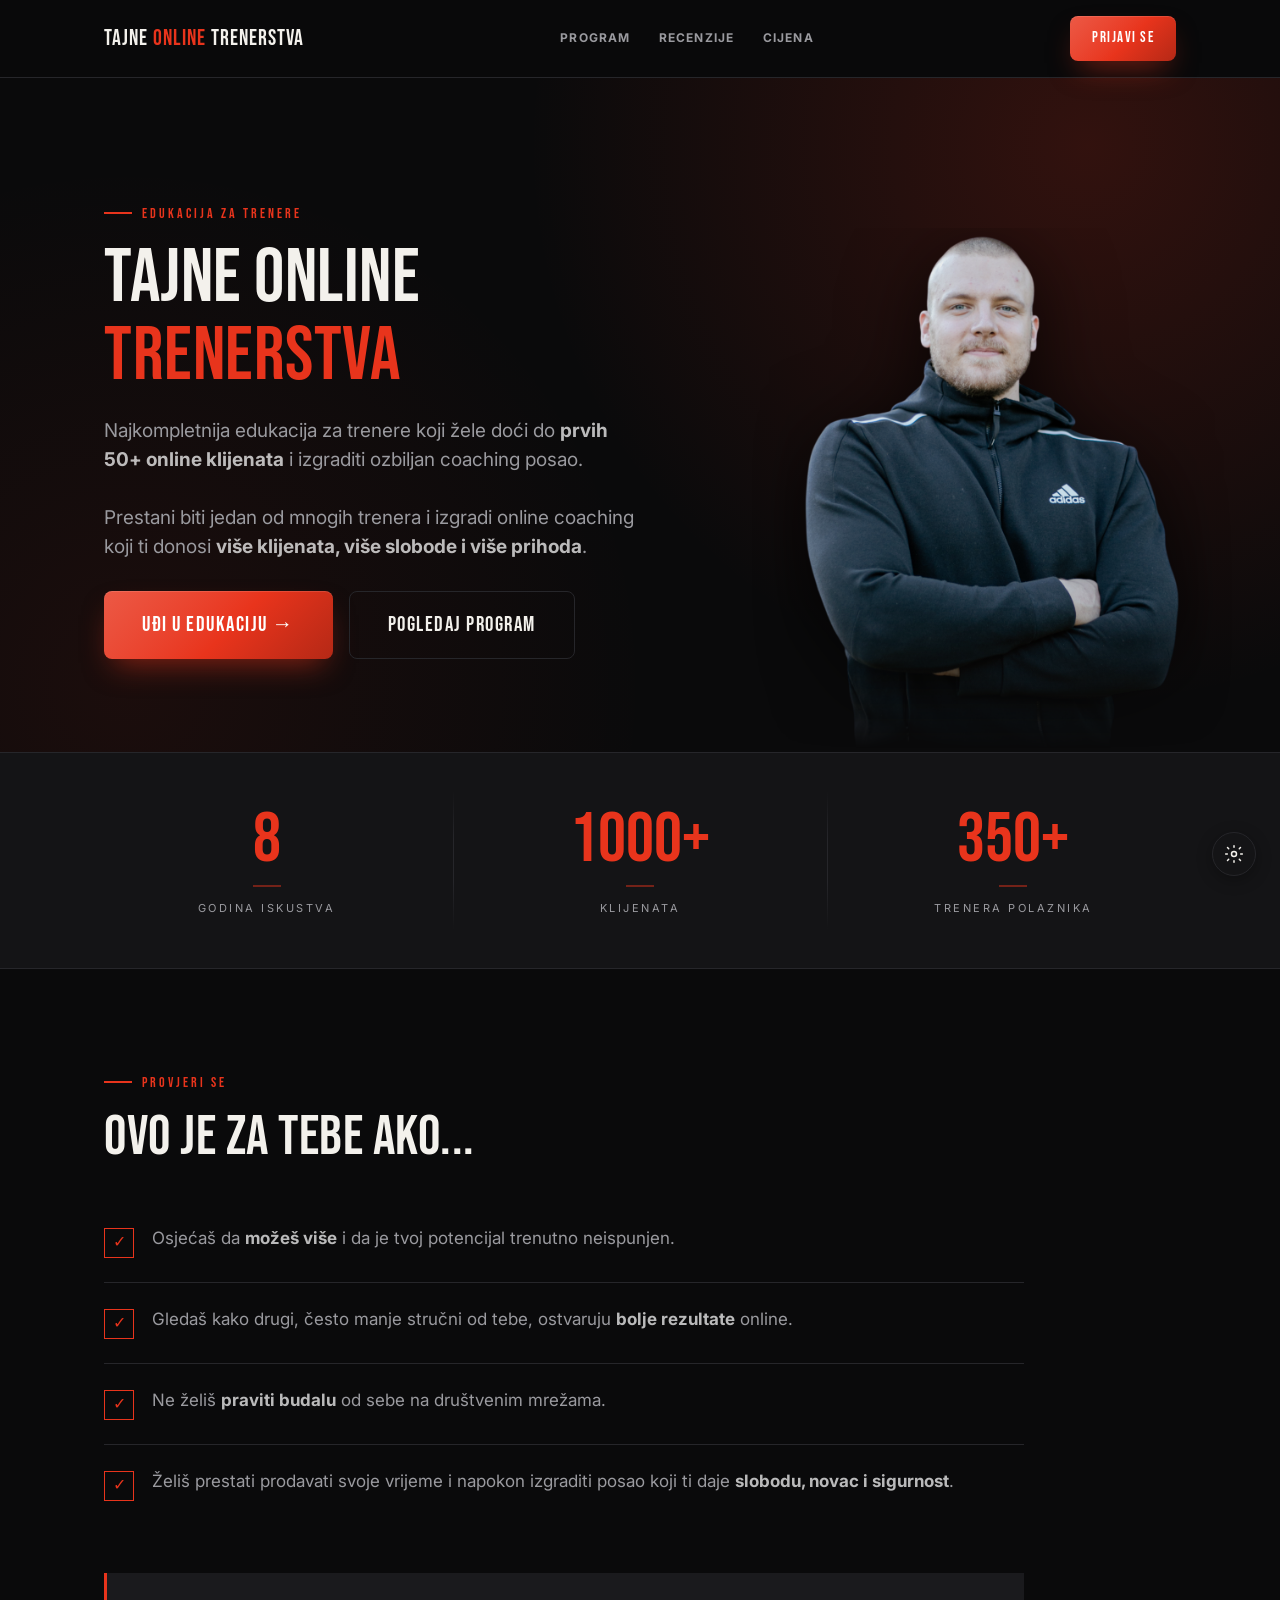
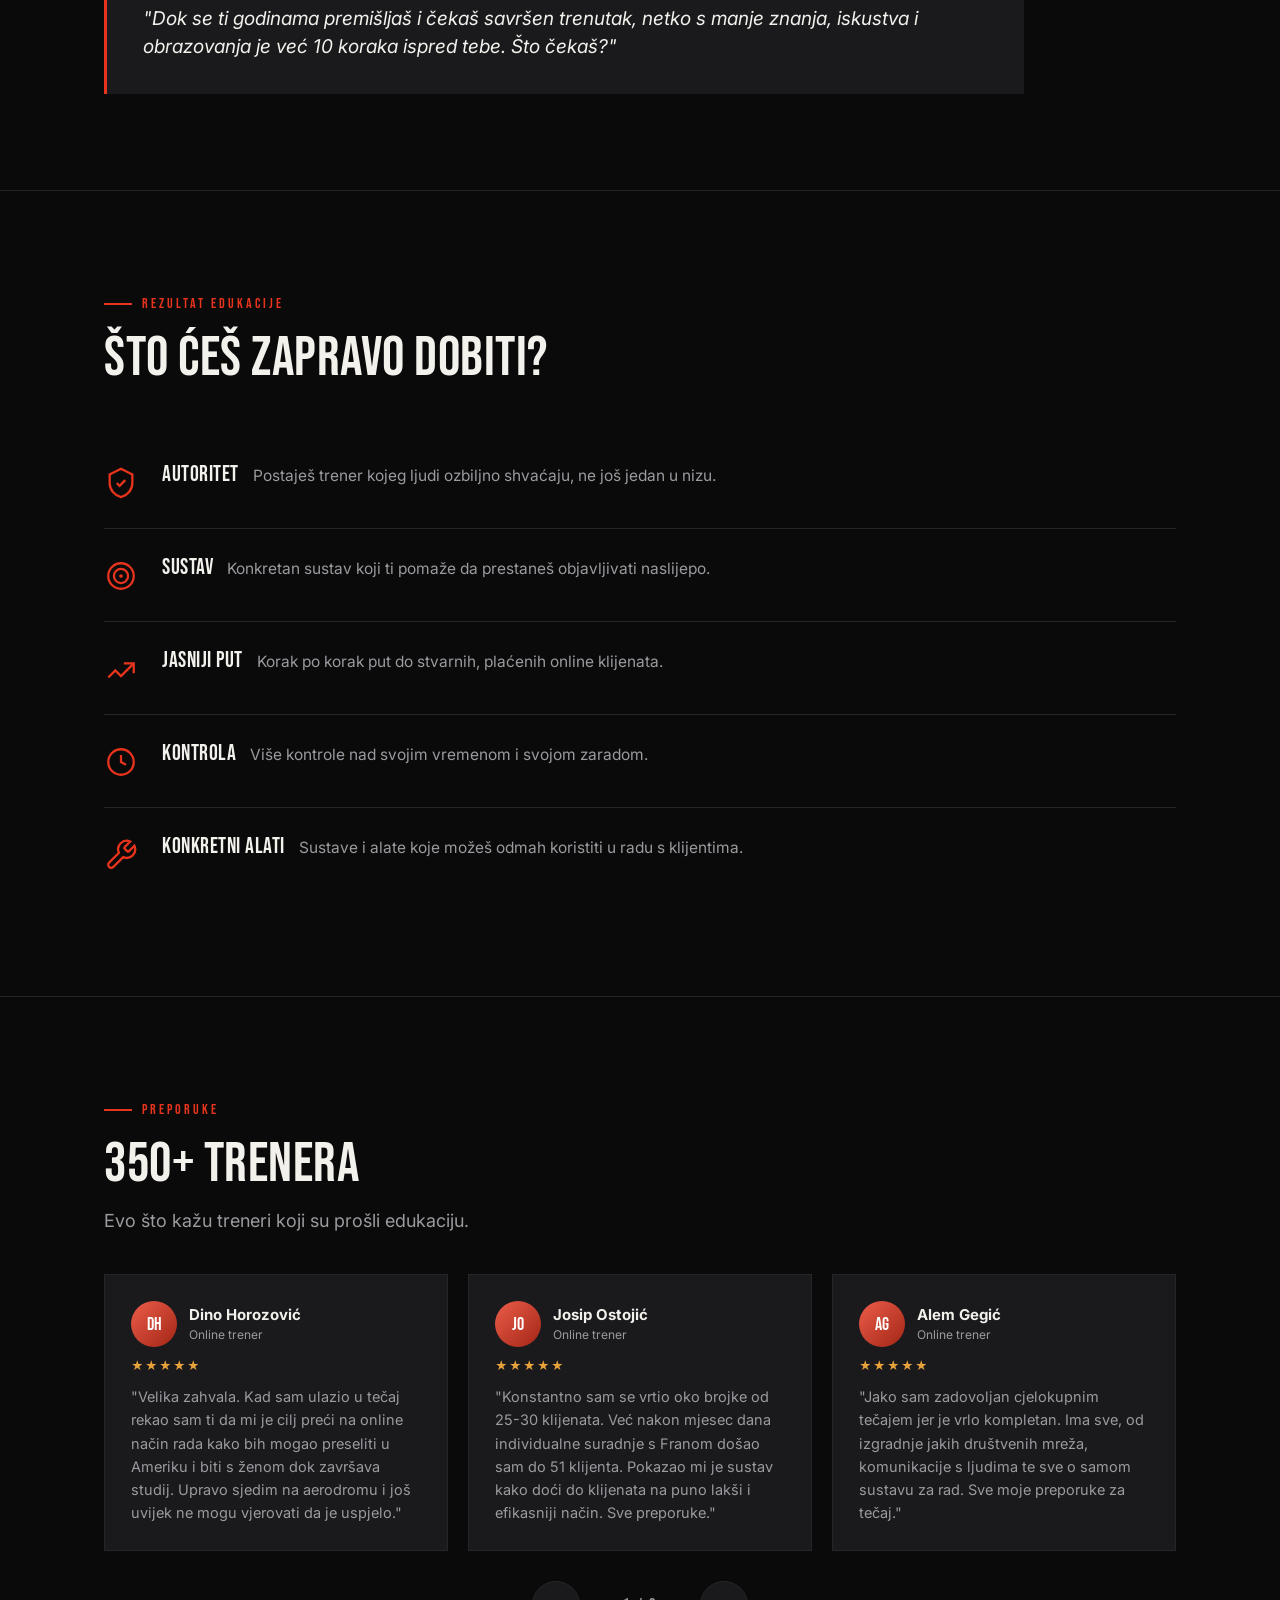
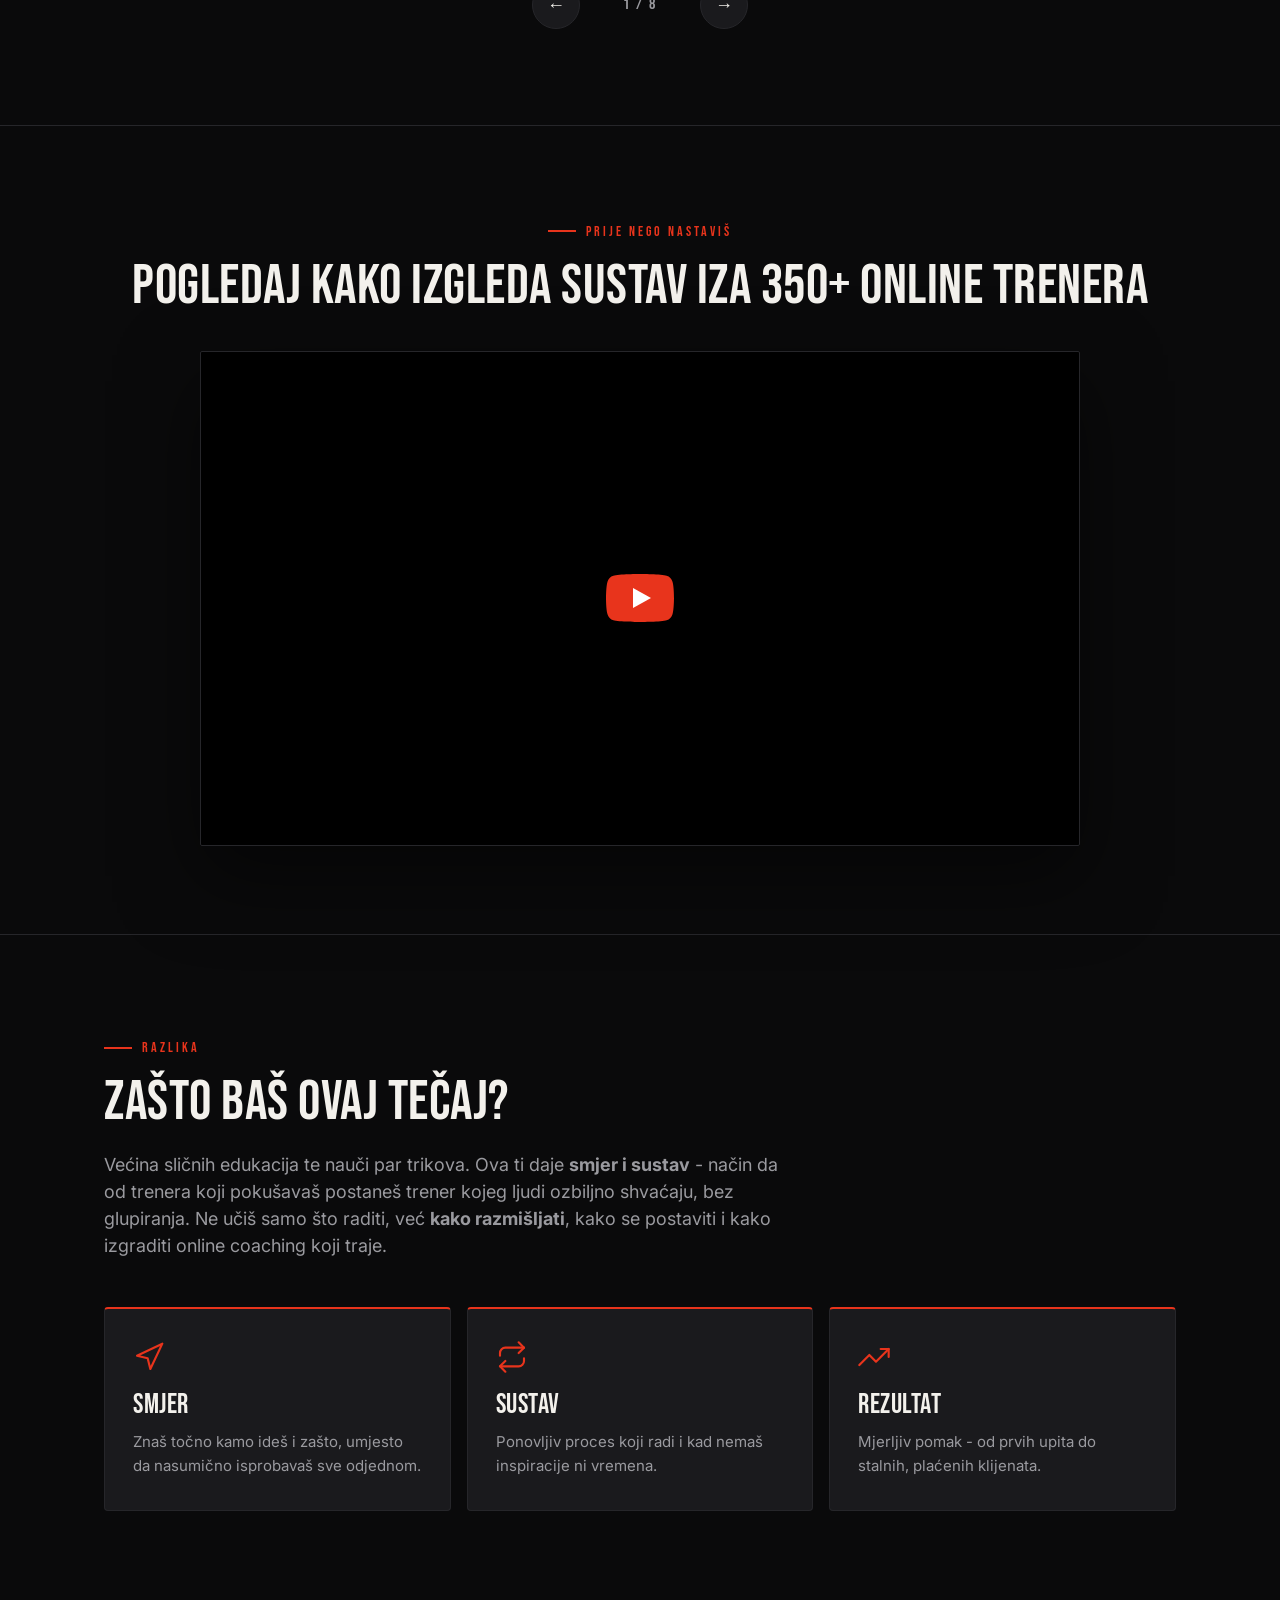
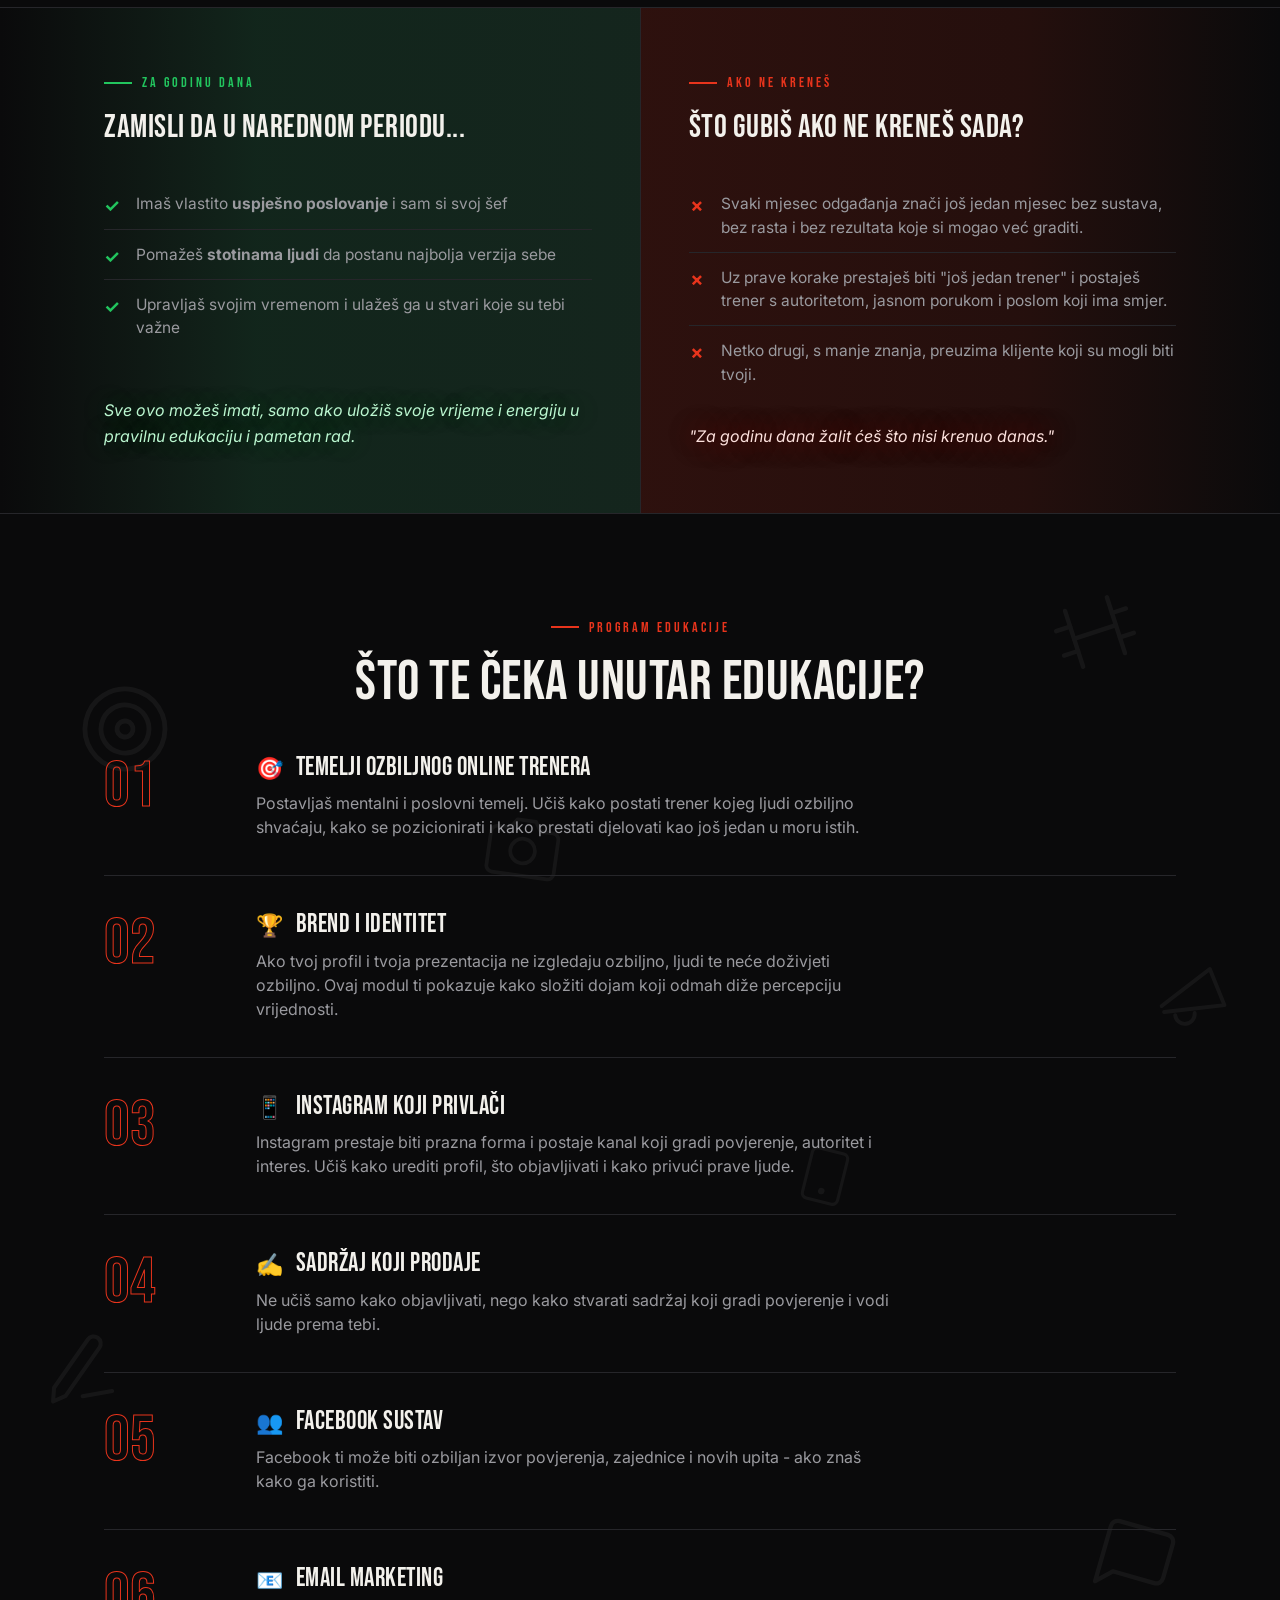
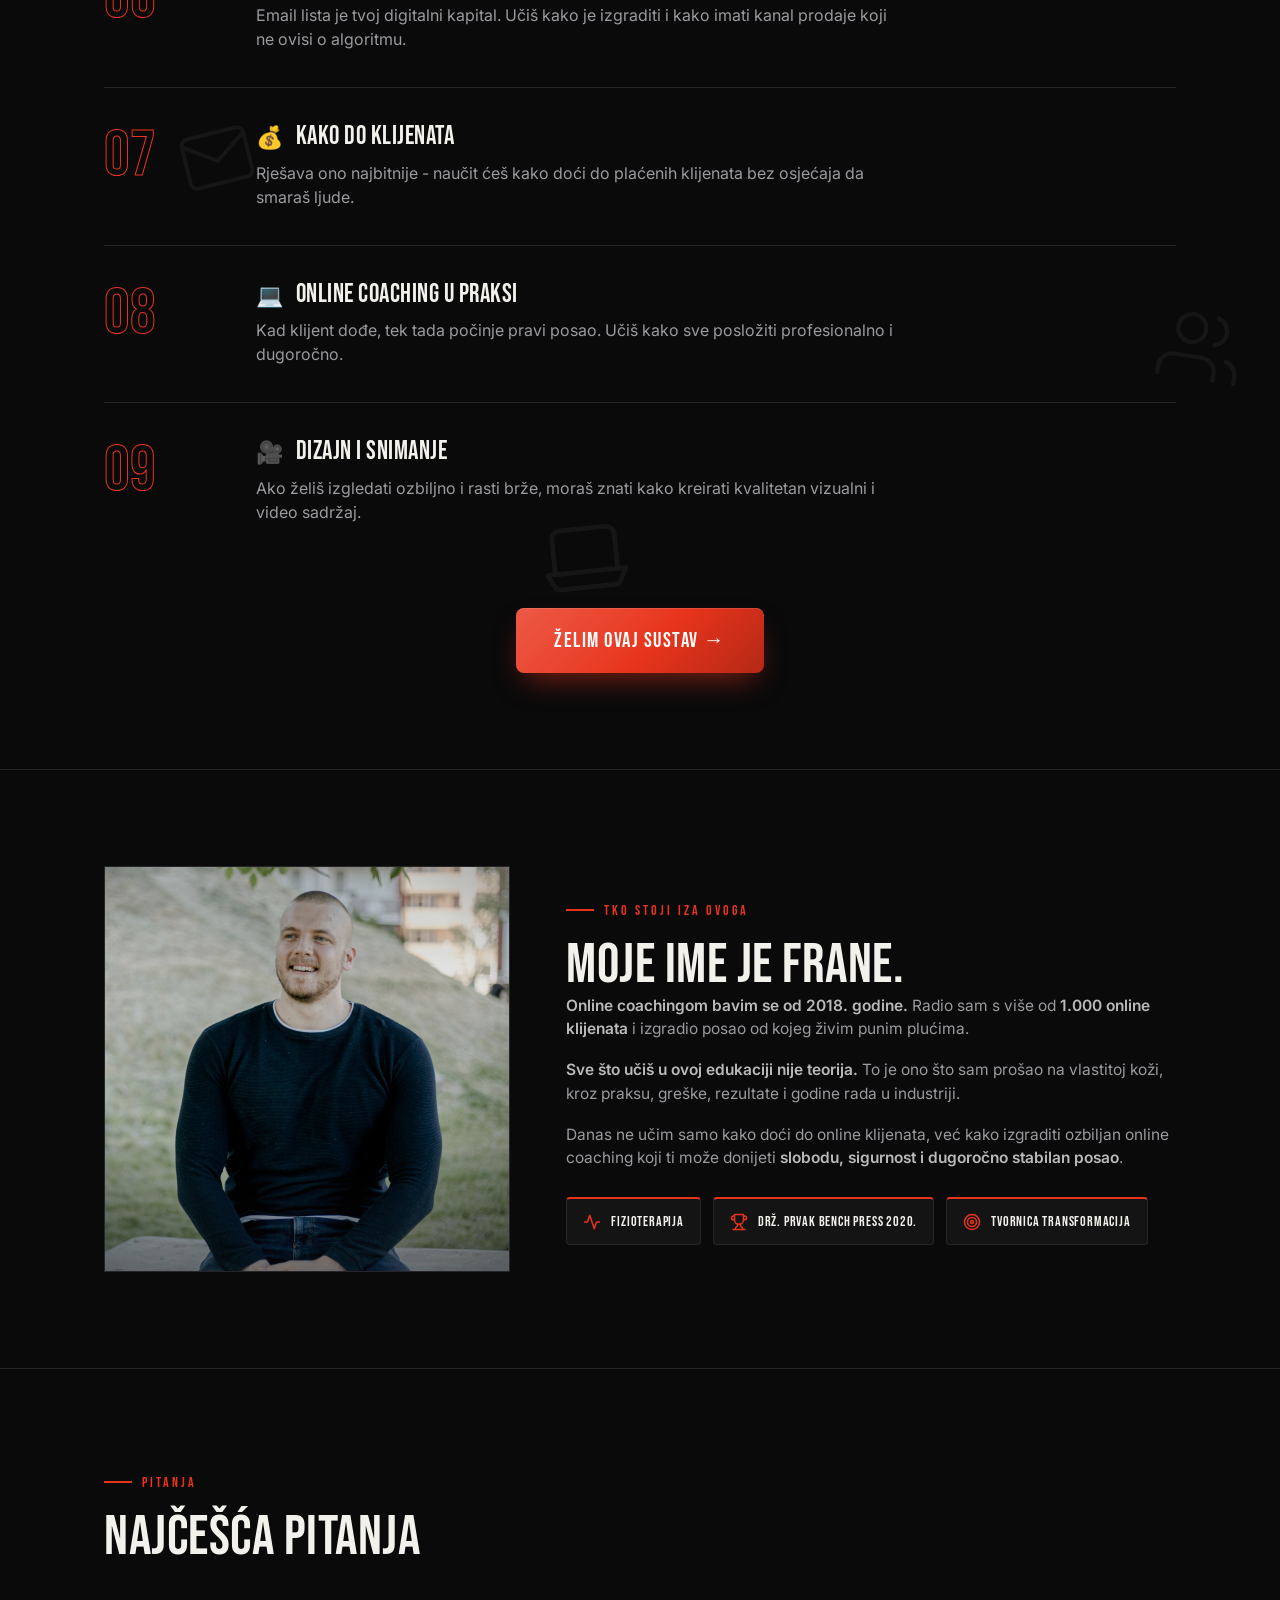
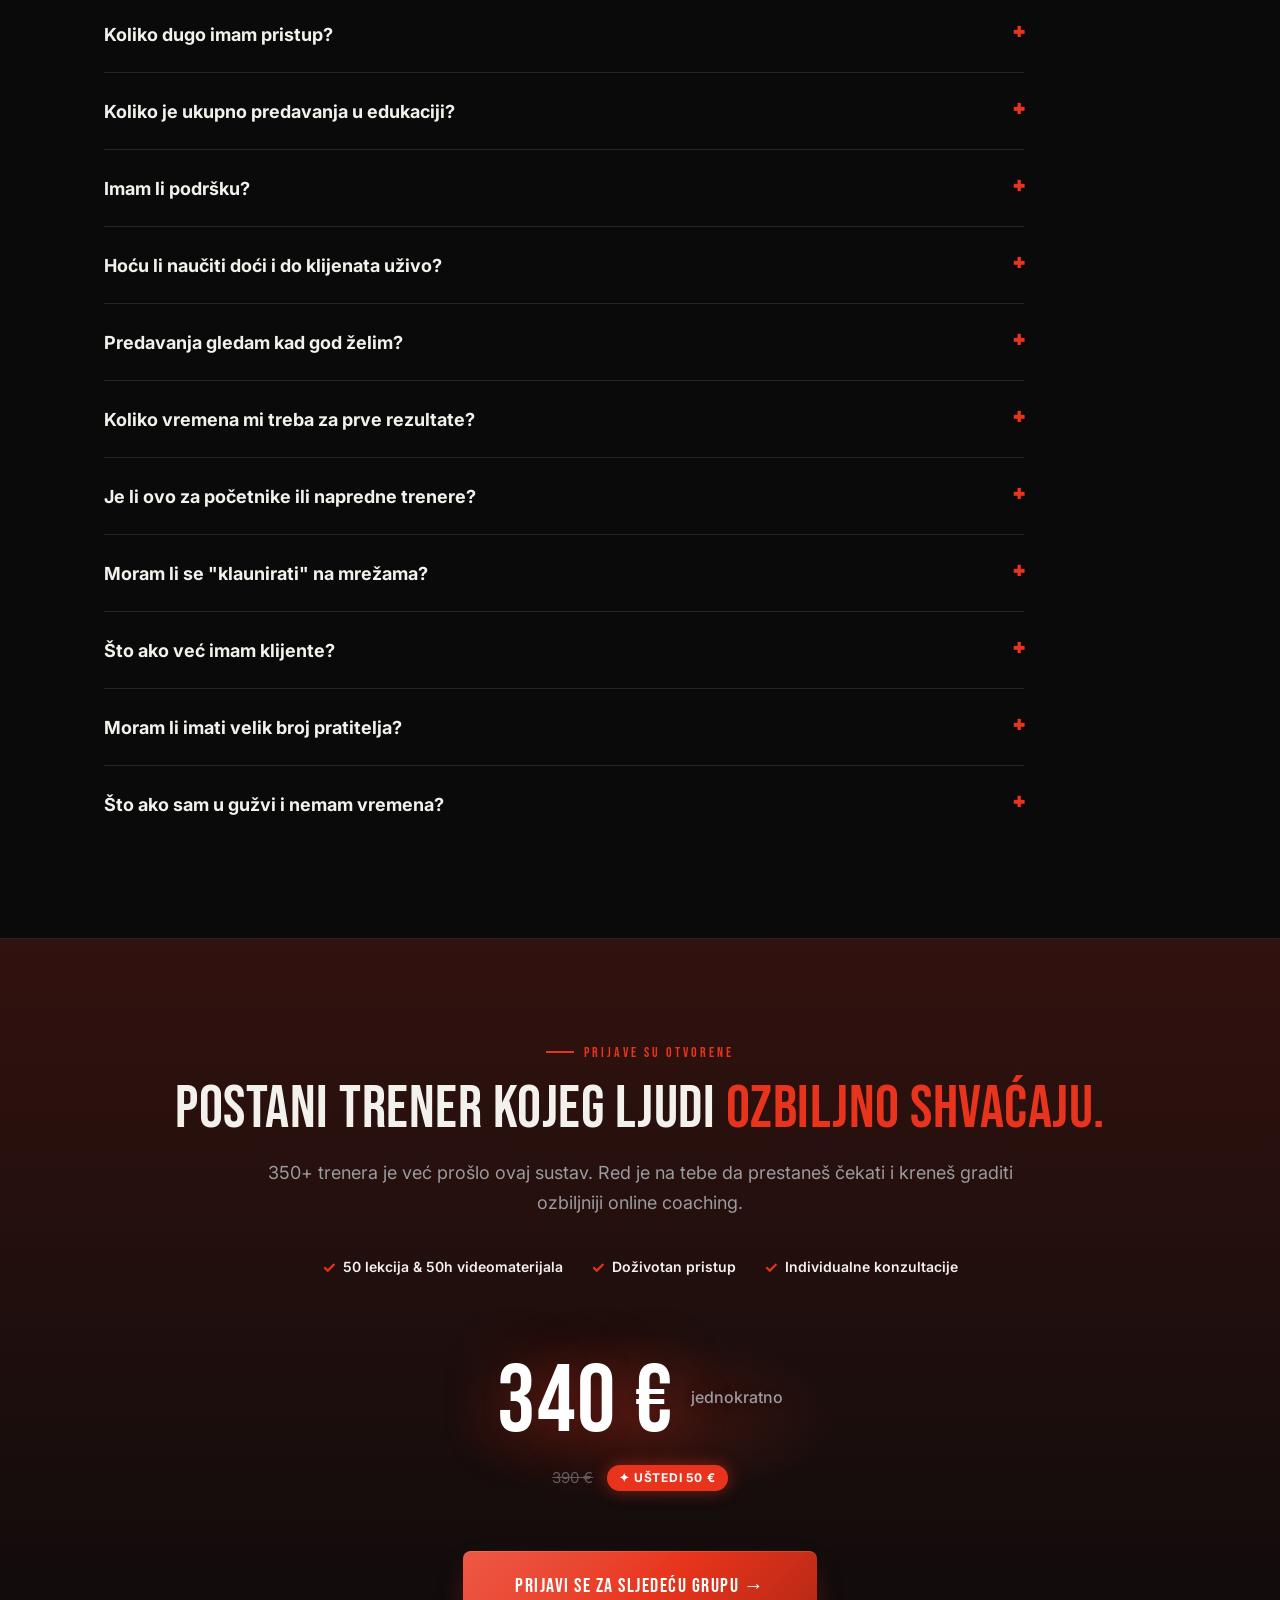
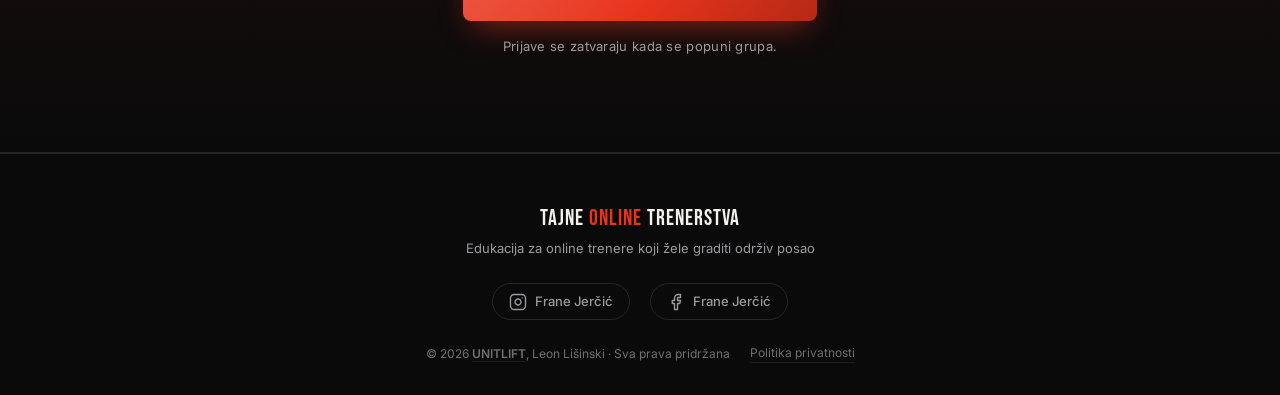
<file: index.html>
<!DOCTYPE html>
<html lang="hr">
<head>
<meta charset="UTF-8">
<meta name="viewport" content="width=device-width, initial-scale=1.0">
<meta name="theme-color" content="#0a0a0b">
<title>Tajne Online Trenerstva</title>
<!-- Favicon -->
<link rel="icon" type="image/png" id="favicon" href="assets/favicon-light.png">
<meta name="description" content="Najkompletnija edukacija za trenere koji žele doći do prvih 50+ online klijenata. 9 modula, 350+ polaznika, sustav koji radi. Frane Jerčić, online coach od 2018.">

<meta name="robots" content="index, follow">
<meta name="author" content="Frane Jerčić">
<meta name="keywords" content="online coaching edukacija, online trener tečaj, tajne online trenerstva, Frane Jerčić, online klijenti, coaching biznis, edukacija za trenere">
<link rel="canonical" href="https://franejercic.com">

<!-- Open Graph -->
<meta property="og:type" content="website">
<meta property="og:locale" content="hr_HR">
<meta property="og:url" content="https://franejercic.com">
<meta property="og:site_name" content="Tajne Online Trenerstva">
<meta property="og:title" content="Tajne Online Trenerstva - Frane Jerčić">
<meta property="og:description" content="Najkompletnija edukacija za trenere koji žele doći do prvih 50+ online klijenata i izgraditi ozbiljan coaching posao.">
<meta property="og:image" content="https://franejercic.com/assets/og-image.jpg">
<meta property="og:image:width" content="1200">
<meta property="og:image:height" content="630">

<!-- Twitter Card -->
<meta name="twitter:card" content="summary_large_image">
<meta name="twitter:site" content="@franejercic">
<meta name="twitter:title" content="Tajne Online Trenerstva - Frane Jerčić">
<meta name="twitter:description" content="Najkompletnija edukacija za trenere koji žele doći do prvih 50+ online klijenata.">
<meta name="twitter:image" content="https://franejercic.com/assets/og-image.jpg">

<link rel="icon" href="assets/favicon.ico" type="image/x-icon">
<link rel="preconnect" href="https://fonts.googleapis.com">
<link rel="preconnect" href="https://fonts.gstatic.com" crossorigin>
<link href="https://fonts.googleapis.com/css2?family=Bebas+Neue&family=Inter:wght@400;500;600;700;800;900&display=swap" rel="stylesheet">
<link rel="stylesheet" href="style.css">
<script type="application/ld+json">
{
  "@context": "https://schema.org",
  "@type": "Course",
  "name": "Tajne Online Trenerstva",
  "description": "Najkompletnija edukacija za trenere koji žele doći do prvih 50+ online klijenata i izgraditi ozbiljan coaching posao.",
  "url": "https://franejercic.com",
  "provider": {
    "@type": "Person",
    "name": "Frane Jerčić",
    "url": "https://franejercic.com",
    "jobTitle": "Online Coach",
    "knowsAbout": ["online coaching", "fitness trening", "izgradnja coaching biznisa"]
  },
  "inLanguage": "hr",
  "audience": {
    "@type": "Audience",
    "audienceType": "Fitness treneri i osobni treneri"
  },
  "aggregateRating": {
    "@type": "AggregateRating",
    "ratingValue": "5",
    "reviewCount": "22",
    "bestRating": "5"
  }
}
</script>
</head>
<body>

<!-- ─── HEADER ─── -->
<header>
  <div class="navbar">
    <a href="#" class="brand">TAJNE <span>ONLINE</span> TRENERSTVA</a>
    <nav class="nav-links" aria-label="Navigacija">
      <a href="#moduli">Program</a>
      <a href="#recenzije">Recenzije</a>
      <a href="#cta">Cijena</a>
    </nav>
    <a href="YOUR_CTA_URL" class="btn nav-cta">Prijavi se</a>
  </div>
</header>

<!-- ─── HERO ─── -->
<section class="hero">
  <div class="wrap hero-grid">
    <div>
      <div class="eyebrow">Edukacija za trenere</div>
      <h1>TAJNE ONLINE <span class="accent">TRENERSTVA</span></h1>
      <p class="lead">Najkompletnija edukacija za trenere koji žele doći do <b>prvih 50+ online klijenata</b> i izgraditi ozbiljan coaching posao.</p>
      <p class="lead">Prestani biti jedan od mnogih trenera i izgradi online coaching koji ti donosi <b>više klijenata, više slobode i više prihoda</b>.</p>
      <div class="hero-ctas">
        <a href="YOUR_CTA_URL" class="btn">Uđi u edukaciju →</a>
        <a href="#moduli" class="btn btn-outline">Pogledaj program</a>
      </div>
    </div>
    <div class="hero-photo">
      <img
        src="assets/frane-hero.png"
        alt="Frane Jerčić — online coach od 2018."
        loading="eager"
      >
      <div class="tag">FRANE JERČIĆ — ONLINE COACH OD 2018.</div>
    </div>
  </div>
</section>

<!-- ─── STATS ─── -->
<div class="stats">
  <div class="stats-grid" id="statsGrid">
    <div class="stat" data-count="8" data-suffix=""><div class="num">8</div><div class="label">Godina iskustva</div></div>
    <div class="stat" data-count="1000" data-suffix="+"><div class="num">1000+</div><div class="label">Klijenata</div></div>
    <div class="stat" data-count="350" data-suffix="+"><div class="num">350+</div><div class="label">Trenera polaznika</div></div>
  </div>
</div>

<!-- ─── OVO JE ZA TEBE AKO ─── -->
<section>
  <div class="wrap">
    <div class="eyebrow">Provjeri se</div>
    <h2>Ovo je za tebe ako...</h2>
    <div class="check-list">
      <div class="check-item">
        <div class="mark">✓</div>
        <p>Osjećaš da <b>možeš više</b> i da je tvoj potencijal trenutno neispunjen.</p>
      </div>
      <div class="check-item">
        <div class="mark">✓</div>
        <p>Gledaš kako drugi, često manje stručni od tebe, ostvaruju <b>bolje rezultate</b> online.</p>
      </div>
      <div class="check-item">
        <div class="mark">✓</div>
        <p>Ne želiš <b>praviti budalu</b> od sebe na društvenim mrežama.</p>
      </div>
      <div class="check-item">
        <div class="mark">✓</div>
        <p>Želiš prestati prodavati svoje vrijeme i napokon izgraditi posao koji ti daje <b>slobodu, novac i sigurnost</b>.</p>
      </div>
    </div>
    <div class="pull-quote">"Dok se ti godinama premišljaš i čekaš savršen trenutak, netko s manje znanja, iskustva i obrazovanja je već 10 koraka ispred tebe. Što čekaš?"</div>
  </div>
</section>

<!-- ─── ŠTO ĆEŠ DOBITI ─── -->
<section>
  <div class="wrap">
    <div class="eyebrow">Rezultat edukacije</div>
    <h2>Što ćeš zapravo dobiti?</h2>
    <div class="get-list">
      <div class="get-item">
        <div class="ic">
          <svg viewBox="0 0 24 24" fill="none" stroke="currentColor" stroke-width="1.6" aria-hidden="true">
            <path d="M12 2L4 6v6c0 5 3.4 8.7 8 10 4.6-1.3 8-5 8-10V6l-8-4z"/>
            <path d="M9 12l2 2 4-4"/>
          </svg>
        </div>
        <div class="txt">
          <h3>Autoritet</h3>
          <p>Postaješ trener kojeg ljudi ozbiljno shvaćaju, ne još jedan u nizu.</p>
        </div>
      </div>
      <div class="get-item">
        <div class="ic">
          <svg viewBox="0 0 24 24" fill="none" stroke="currentColor" stroke-width="1.6" aria-hidden="true">
            <circle cx="12" cy="12" r="9"/>
            <circle cx="12" cy="12" r="5"/>
            <circle cx="12" cy="12" r="1.3" fill="currentColor" stroke="none"/>
          </svg>
        </div>
        <div class="txt">
          <h3>Sustav</h3>
          <p>Konkretan sustav koji ti pomaže da prestaneš objavljivati naslijepo.</p>
        </div>
      </div>
      <div class="get-item">
        <div class="ic">
          <svg viewBox="0 0 24 24" fill="none" stroke="currentColor" stroke-width="1.6" aria-hidden="true">
            <path d="M3 18l5-5 4 4 9-9"/>
            <path d="M14 8h7v7"/>
          </svg>
        </div>
        <div class="txt">
          <h3>Jasniji put</h3>
          <p>Korak po korak put do stvarnih, plaćenih online klijenata.</p>
        </div>
      </div>
      <div class="get-item">
        <div class="ic">
          <svg viewBox="0 0 24 24" fill="none" stroke="currentColor" stroke-width="1.6" aria-hidden="true">
            <circle cx="12" cy="12" r="9"/>
            <path d="M12 7v5l3.5 2"/>
          </svg>
        </div>
        <div class="txt">
          <h3>Kontrola</h3>
          <p>Više kontrole nad svojim vremenom i svojom zaradom.</p>
        </div>
      </div>
      <div class="get-item">
        <div class="ic">
          <svg viewBox="0 0 24 24" fill="none" stroke="currentColor" stroke-width="1.6" aria-hidden="true">
            <path d="M14.7 6.3a1 1 0 0 0 0 1.4l1.6 1.6a1 1 0 0 0 1.4 0l3.77-3.77a6 6 0 0 1-7.94 7.94l-6.91 6.91a2.12 2.12 0 0 1-3-3l6.91-6.91a6 6 0 0 1 7.94-7.94l-3.76 3.76z"/>
          </svg>
        </div>
        <div class="txt">
          <h3>Konkretni alati</h3>
          <p>Sustave i alate koje možeš odmah koristiti u radu s klijentima.</p>
        </div>
      </div>
    </div>
  </div>
</section>

<!-- ─── SOCIAL PROOF ─── -->
<section id="recenzije">
  <div class="wrap">
    <div class="eyebrow">Preporuke</div>
    <h2>350+ trenera</h2>
    <p class="lead" style="margin-top:14px;">Evo što kažu treneri koji su prošli edukaciju.</p>

    <div class="tmonials">
      <div class="slider-wrapper">
        <div class="tmonials-track" id="tSlider">

          <div class="tcard">
            <div class="who"><div class="avatar">DH</div><div><div class="name">Dino Horozović</div><div class="role">Online trener</div></div></div>
            <div class="stars">★★★★★</div>
            <p>"Velika zahvala. Kad sam ulazio u tečaj rekao sam ti da mi je cilj preći na online način rada kako bih mogao preseliti u Ameriku i biti s ženom dok završava studij. Upravo sjedim na aerodromu i još uvijek ne mogu vjerovati da je uspjelo."</p>
          </div>
          <div class="tcard">
            <div class="who"><div class="avatar">JO</div><div><div class="name">Josip Ostojić</div><div class="role">Online trener</div></div></div>
            <div class="stars">★★★★★</div>
            <p>"Konstantno sam se vrtio oko brojke od 25-30 klijenata. Već nakon mjesec dana individualne suradnje s Franom došao sam do 51 klijenta. Pokazao mi je sustav kako doći do klijenata na puno lakši i efikasniji način. Sve preporuke."</p>
          </div>
          <div class="tcard">
            <div class="who"><div class="avatar">AG</div><div><div class="name">Alem Gegić</div><div class="role">Online trener</div></div></div>
            <div class="stars">★★★★★</div>
            <p>"Jako sam zadovoljan cjelokupnim tečajem jer je vrlo kompletan. Ima sve, od izgradnje jakih društvenih mreža, komunikacije s ljudima te sve o samom sustavu za rad. Sve moje preporuke za tečaj."</p>
          </div>
          <div class="tcard">
            <div class="who"><div class="avatar">MM</div><div><div class="name">Marin Mandarić</div><div class="role">Online trener</div></div></div>
            <div class="stars">★★★★★</div>
            <p>"Tečaj je ispunio sva moja očekivanja, pa i više od toga. Za nekoga tko tek počinje s online coachingom, ovaj tečaj je doslovno sve što mu treba. Svima koji žele uspjeti u ovom poslu definitivno ga preporučujem - vrijedi."</p>
          </div>
          <div class="tcard">
            <div class="who"><div class="avatar">BK</div><div><div class="name">Bonita Kristić</div><div class="role">Online trenerica</div></div></div>
            <div class="stars">★★★★★</div>
            <p>"Tečaj donosi neusporedivo veću vrijednost od same cijene. Da ga nisam pronašla, vjerojatno bih odustala od svega. Dao mi je konkretne smjernice što i kako. Ako razmišljaš trebaš li ga uzeti - NEMOJ RAZMIŠLJATI."</p>
          </div>
          <div class="tcard">
            <div class="who"><div class="avatar">LG</div><div><div class="name">Luka Glavčić</div><div class="role">Online trener</div></div></div>
            <div class="stars">★★★★★</div>
            <p>"Tečaj mi je došao u pravo vrijeme. Napokon sam se usudio krenuti u priču online coachinga te mi je uštedio hrpu vremena. Apsolutno svaki dio rada u online coachingu na jednom mjestu. Moja iskrena preporuka svim trenerima."</p>
          </div>
          <div class="tcard">
            <div class="who"><div class="avatar">JJ</div><div><div class="name">Josip Jozić</div><div class="role">Online trener</div></div></div>
            <div class="stars">★★★★★</div>
            <p>"Tečaj me je ODUŠEVIO i premašio moja očekivanja. Pomogao mi je oko cijele optimizacije online coachinga te oko pristupa na društvenim mrežama. Unutra se nalazi apsolutno sve. Oduševio me i ima sve moje preporuke."</p>
          </div>
          <div class="tcard">
            <div class="who"><div class="avatar">OĐ</div><div><div class="name">Ognjen Đurđević</div><div class="role">Online trener</div></div></div>
            <div class="stars">★★★★★</div>
            <p>"Mislio sam prestati sa svime. Nisam više znao šta i kako. Godinu dana nakon suradnje s Franom počeo sam živjeti od online coachinga. Krenuo sam od 0, a sada imam preko 70 stalnih online klijenata. Sve se isplatilo."</p>
          </div>
          <div class="tcard">
            <div class="who"><div class="avatar">KK</div><div><div class="name">Karlo Kobali</div><div class="role">Online trener</div></div></div>
            <div class="stars">★★★★★</div>
            <p>"Meni je ovaj tečaj doslovno promijenio život. Napokon sam došao do brojke od 50 stalnih online klijenata. Naravno, bez tebe to nikako ne bi bilo moguće tako da hvala ti na svemu. Sve preporuke za ovaj tečaj."</p>
          </div>
          <div class="tcard">
            <div class="who"><div class="avatar">NŠ</div><div><div class="name">Nikolina Škof Erdelja</div><div class="role">Online trenerica</div></div></div>
            <div class="stars">★★★★★</div>
            <p>"Najviše mi je pomogla pametna organizacija samog online coachinga gdje si uštedim jako puno vremena te sam sustav dolaska do klijenata. Da ponovno imam opciju kupovine tečaja, ne bi sumnjala ni sekunde."</p>
          </div>
          <div class="tcard">
            <div class="who"><div class="avatar">MT</div><div><div class="name">Mateo Martinjaš</div><div class="role">Online trener</div></div></div>
            <div class="stars">★★★★★</div>
            <p>"Želim uspjeti u ovom poslu i želim si uštediti vrijeme - zato i jesam uzeo tečaj. Sve što je spomenuto u tečaju isprobano je i stvarno radi. Dobivate gotov sustav za rad koji morate samo primijeniti. Moja topla preporuka."</p>
          </div>
          <div class="tcard">
            <div class="who"><div class="avatar">SŽ</div><div><div class="name">Stjepan Žabčić</div><div class="role">Online trener</div></div></div>
            <div class="stars">★★★★★</div>
            <p>"Uzeo sam tečaj jer sam si htio skratiti put. Frane vas uči razmišljati na drugačiji način te ako primjenjujete njegove savjete, sigurno ćete uspjeti. Meni je pomoglo, pomoći će i vama. Sve preporuke za ovaj tečaj."</p>
          </div>
          <div class="tcard">
            <div class="who"><div class="avatar">JC</div><div><div class="name">Jovan Cvetojević</div><div class="role">Online trener</div></div></div>
            <div class="stars">★★★★★</div>
            <p>"Suradnja sa Franetom došla je u pravom trenutku. U prvih 30 dana doslovno smo duplirali broj klijenata. Podigli smo kvalitetu profila na mnogo viši nivo te napravili ono što je trebalo za moje poslovanje. Sve moje preporuke."</p>
          </div>
          <div class="tcard">
            <div class="who"><div class="avatar">PJ</div><div><div class="name">Petar Jurič</div><div class="role">Online trener</div></div></div>
            <div class="stars">★★★★★</div>
            <p>"Meni je najviše pomogla skripta za prodajni poziv koju si stavio u tečaj. Baš je top. Uspješnost je doslovno 80%, kako s online klijentima, tako i s privatnima. Sve pohvale za tebe."</p>
          </div>
          <div class="tcard">
            <div class="who"><div class="avatar">MB</div><div><div class="name">Marino Bašić</div><div class="role">Online trener</div></div></div>
            <div class="stars">★★★★★</div>
            <p>"Sve preporuke za edukaciju. S Franom surađujem već dulji vremenski period te stvarno ima sve preporuke od mene. Možete jako puno naučiti od njega."</p>
          </div>
          <div class="tcard">
            <div class="who"><div class="avatar">TP</div><div><div class="name">Tea Požgaj</div><div class="role">Online trenerica</div></div></div>
            <div class="stars">★★★★★</div>
            <p>"Oduvijek sam znala da se želim baviti ovime, a tvoj mi je tečaj dao uvod u cijeli ovaj svijet. Doslovno tečaj me naučio kako početi od nule... I ne samo to, nego ti i mijenja mindset te briše beskorisna uvjerenja. Svaka čast!"</p>
          </div>
          <div class="tcard">
            <div class="who"><div class="avatar">KB</div><div><div class="name">Klara Boroš</div><div class="role">Online trenerica</div></div></div>
            <div class="stars">★★★★★</div>
            <p>"Uz edukaciju ne samo da sam došla do 35-40 stalnih online klijenata, nego sam i počela zapošljavati ljude jer poslovanje samo raste. Hvala ti na svemu i sve preporuke za tečaj."</p>
          </div>
          <div class="tcard">
            <div class="who"><div class="avatar">AK</div><div><div class="name">Ana Košutić</div><div class="role">Online trenerica</div></div></div>
            <div class="stars">★★★★★</div>
            <p>"Za Franu i tečaj imam samo riječi hvale. Sveobuhvatne i jasne lekcije koje su sve što ti treba za rad s klijentima. Suradnja 1:1 s Franom mi je jedna od najboljih odluka jer sam ubrzo počela ubirati plodove zajedničkog rada."</p>
          </div>
          <div class="tcard">
            <div class="who"><div class="avatar">PA</div><div><div class="name">Panta Andrejić</div><div class="role">Online trener</div></div></div>
            <div class="stars">★★★★★</div>
            <p>"Za godinu dana došli smo od 25 na 50 članova dvorane, rasli na online coachingu kao i na svim ostalim aspektima poslovanja. Hvala Frane za sve."</p>
          </div>
          <div class="tcard">
            <div class="who"><div class="avatar">MV</div><div><div class="name">Marko Vidaković</div><div class="role">Online trener</div></div></div>
            <div class="stars">★★★★★</div>
            <p>"Isplata uloženog je u mom slučaju došla mnogo brže nego što sam očekivao. U 3 mjeseca sam isplatio novi laptop i tečaj i krenuo raditi profit od online coachinga... A treninzi uživo su se poduplali :)"</p>
          </div>
          <div class="tcard">
            <div class="who"><div class="avatar">TB</div><div><div class="name">Tibor Banović</div><div class="role">Online trener</div></div></div>
            <div class="stars">★★★★★</div>
            <p>"Prije suradnje sa Franom imao sam oko 20-ak klijenata. Sada, 4 mjeseca u suradnji s njime, imam više od 100 klijenata. Kako doći do klijenata naučio me na jednostavan način, bez kompliciranja. Imam samo riječi hvale!"</p>
          </div>
          <div class="tcard">
            <div class="who"><div class="avatar">NŠ</div><div><div class="name">Nikola Šafarić</div><div class="role">Online trener</div></div></div>
            <div class="stars">★★★★★</div>
            <p>"Htio sam krenuti s online coachingom, ali nisam znao kako. Tu je došao Franin tečaj. Ima apsolutno sve što mi je bilo potrebno da krenem. Odmah sam iskoristio skriptu za poziv koja mi je već za nekoliko dana dovela prve klijente."</p>
          </div>

        </div>
      </div>

      <div class="slider-nav">
        <button class="slider-btn" id="tPrev" aria-label="Prethodni">&#8592;</button>
        <span class="slider-counter" id="tCounter">1 / –</span>
        <button class="slider-btn" id="tNext" aria-label="Sljedeći">&#8594;</button>
      </div>
    </div>
  </div>
</section>

<!-- ─── VIDEO ─── -->
<section class="video-section">
  <div class="wrap">
    <div class="eyebrow" style="justify-content:center;">Prije nego nastaviš</div>
    <h2>Pogledaj kako izgleda sustav iza 350+ online trenera</h2>
    <a
      class="video-wrap video-facade"
      href="https://www.youtube.com/watch?v=B8vzgKFYn_E"
      target="_blank"
      rel="noopener noreferrer"
      aria-label="Pogledaj video na YouTubeu"
    >
      <img
        src="https://img.youtube.com/vi/B8vzgKFYn_E/maxresdefault.jpg"
        alt="Tajne Online Trenerstva — uvod video"
        loading="lazy"
        onerror="this.src='https://img.youtube.com/vi/B8vzgKFYn_E/hqdefault.jpg'"
      >
      <div class="video-play" aria-hidden="true">
        <svg viewBox="0 0 68 48" width="68" height="48">
          <path d="M66.5 7.7c-.8-2.9-3-5.2-5.9-6C55.8 0 34 0 34 0S12.2 0 7.4 1.7c-2.9.8-5.1 3.1-5.9 6C0 12.5 0 24 0 24s0 11.5 1.5 16.3c.8 2.9 3 5.2 5.9 6C12.2 48 34 48 34 48s21.8 0 26.6-1.7c2.9-.8 5.1-3.1 5.9-6C68 35.5 68 24 68 24s0-11.5-1.5-16.3z" fill="var(--red)"/>
          <path d="M45 24L27 14v20" fill="#fff"/>
        </svg>
      </div>
    </a>
  </div>
</section>

<!-- ─── ZAŠTO BAŠ OVAJ TEČAJ ─── -->
<section>
  <div class="wrap">
    <div class="eyebrow">Razlika</div>
    <h2>Zašto baš ovaj tečaj?</h2>
    <p class="lead why-lead" style="margin-top:20px;">
      Većina sličnih edukacija te nauči par trikova. Ova ti daje <b>smjer i sustav</b> - način da od trenera koji pokušavaš postaneš trener kojeg ljudi ozbiljno shvaćaju, bez glupiranja. Ne učiš samo što raditi, već <b>kako razmišljati</b>, kako se postaviti i kako izgraditi online coaching koji traje.
    </p>
    <div class="why-grid">
      <div class="why-card">
        <div class="wic" aria-hidden="true">
          <svg viewBox="0 0 24 24" fill="none" stroke="currentColor" stroke-width="1.6" stroke-linecap="round" stroke-linejoin="round">
            <polygon points="3 11 22 2 13 21 11 13 3 11"/>
          </svg>
        </div>
        <h3>Smjer</h3>
        <p>Znaš točno kamo ideš i zašto, umjesto da nasumično isprobavaš sve odjednom.</p>
      </div>
      <div class="why-card">
        <div class="wic" aria-hidden="true">
          <svg viewBox="0 0 24 24" fill="none" stroke="currentColor" stroke-width="1.6" stroke-linecap="round" stroke-linejoin="round">
            <polyline points="17 1 21 5 17 9"/>
            <path d="M3 11V9a4 4 0 0 1 4-4h14"/>
            <polyline points="7 23 3 19 7 15"/>
            <path d="M21 13v2a4 4 0 0 1-4 4H3"/>
          </svg>
        </div>
        <h3>Sustav</h3>
        <p>Ponovljiv proces koji radi i kad nemaš inspiracije ni vremena.</p>
      </div>
      <div class="why-card">
        <div class="wic" aria-hidden="true">
          <svg viewBox="0 0 24 24" fill="none" stroke="currentColor" stroke-width="1.6" stroke-linecap="round" stroke-linejoin="round">
            <polyline points="23 6 13.5 15.5 8.5 10.5 1 18"/>
            <polyline points="17 6 23 6 23 12"/>
          </svg>
        </div>
        <h3>Rezultat</h3>
        <p>Mjerljiv pomak - od prvih upita do stalnih, plaćenih klijenata.</p>
      </div>
    </div>
  </div>
</section>

<!-- ─── ZAMISLI / GUBIŠ ─── -->
<section style="padding:0;">
  <div class="split">
    <div class="pos">
      <div class="eyebrow">Za godinu dana</div>
      <h3>Zamisli da u narednom periodu...</h3>
      <ul>
        <li>Imaš vlastito <b>uspješno poslovanje</b> i sam si svoj šef</li>
        <li>Pomažeš <b>stotinama ljudi</b> da postanu najbolja verzija sebe</li>
        <li>Upravljaš svojim vremenom i ulažeš ga u stvari koje su tebi važne</li>
      </ul>
      <p class="quote">Sve ovo možeš imati, samo ako uložiš svoje vrijeme i energiju u pravilnu edukaciju i pametan rad.</p>
    </div>
    <div class="neg">
      <div class="eyebrow">Ako ne kreneš</div>
      <h3>Što gubiš ako ne kreneš sada?</h3>
      <ul>
        <li>Svaki mjesec odgađanja znači još jedan mjesec bez sustava, bez rasta i bez rezultata koje si mogao već graditi.</li>
        <li>Uz prave korake prestaješ biti "još jedan trener" i postaješ trener s autoritetom, jasnom porukom i poslom koji ima smjer.</li>
        <li>Netko drugi, s manje znanja, preuzima klijente koji su mogli biti tvoji.</li>
      </ul>
      <p class="quote">"Za godinu dana žalit ćeš što nisi krenuo danas."</p>
    </div>
  </div>
</section>

<!-- ─── MODULI ─── -->
<section id="moduli">
  <div class="modules-bg" aria-hidden="true">
    <!-- bučica -->
    <svg style="width:88px;height:88px;top:4%;right:11%;transform:rotate(-18deg)" viewBox="0 0 24 24" fill="none" stroke="currentColor" stroke-width="1.2" stroke-linecap="round" stroke-linejoin="round"><path d="M6 4v16M18 4v16"/><path d="M2 8.5h4m0 7H2M18 8.5h4m0 7h-4M6 12h12"/></svg>
    <!-- meta/target -->
    <svg style="width:96px;height:96px;top:9%;left:6%;transform:rotate(12deg)" viewBox="0 0 24 24" fill="none" stroke="currentColor" stroke-width="1.2" stroke-linecap="round" stroke-linejoin="round"><circle cx="12" cy="12" r="10"/><circle cx="12" cy="12" r="6"/><circle cx="12" cy="12" r="2"/></svg>
    <!-- kamera -->
    <svg style="width:74px;height:74px;top:16%;left:38%;transform:rotate(8deg)" viewBox="0 0 24 24" fill="none" stroke="currentColor" stroke-width="1.2" stroke-linecap="round" stroke-linejoin="round"><path d="M23 19a2 2 0 0 1-2 2H3a2 2 0 0 1-2-2V8a2 2 0 0 1 2-2h4l2-3h6l2 3h4a2 2 0 0 1 2 2z"/><circle cx="12" cy="13" r="4"/></svg>
    <!-- megafon -->
    <svg style="width:78px;height:78px;top:24%;right:4%;transform:rotate(-22deg)" viewBox="0 0 24 24" fill="none" stroke="currentColor" stroke-width="1.2" stroke-linecap="round" stroke-linejoin="round"><path d="M3 11l18-5v12L3 13"/><path d="M11.6 16.8a3 3 0 1 1-5.8-1.6"/></svg>
    <!-- mobitel -->
    <svg style="width:62px;height:62px;top:34%;left:62%;transform:rotate(14deg)" viewBox="0 0 24 24" fill="none" stroke="currentColor" stroke-width="1.2" stroke-linecap="round" stroke-linejoin="round"><rect x="5" y="2" width="14" height="20" rx="2"/><line x1="12" y1="18" x2="12.01" y2="18" stroke-width="2.5"/></svg>
    <!-- pero -->
    <svg style="width:80px;height:80px;top:44%;left:3%;transform:rotate(-10deg)" viewBox="0 0 24 24" fill="none" stroke="currentColor" stroke-width="1.2" stroke-linecap="round" stroke-linejoin="round"><path d="M12 20h9"/><path d="M16.5 3.5a2.121 2.121 0 0 1 3 3L7 19l-4 1 1-4L16.5 3.5z"/></svg>
    <!-- chat oblačić -->
    <svg style="width:86px;height:86px;top:54%;right:8%;transform:rotate(16deg)" viewBox="0 0 24 24" fill="none" stroke="currentColor" stroke-width="1.2" stroke-linecap="round" stroke-linejoin="round"><path d="M21 15a2 2 0 0 1-2 2H7l-4 4V5a2 2 0 0 1 2-2h14a2 2 0 0 1 2 2z"/></svg>
    <!-- omotnica -->
    <svg style="width:76px;height:76px;top:65%;left:14%;transform:rotate(-14deg)" viewBox="0 0 24 24" fill="none" stroke="currentColor" stroke-width="1.2" stroke-linecap="round" stroke-linejoin="round"><path d="M4 4h16c1.1 0 2 .9 2 2v12c0 1.1-.9 2-2 2H4c-1.1 0-2-.9-2-2V6c0-1.1.9-2 2-2z"/><polyline points="22,6 12,13 2,6"/></svg>
    <!-- grupa/korisnici -->
    <svg style="width:84px;height:84px;top:75%;right:3%;transform:rotate(9deg)" viewBox="0 0 24 24" fill="none" stroke="currentColor" stroke-width="1.2" stroke-linecap="round" stroke-linejoin="round"><path d="M17 21v-2a4 4 0 0 0-4-4H5a4 4 0 0 0-4 4v2"/><circle cx="9" cy="7" r="4"/><path d="M23 21v-2a4 4 0 0 0-3-3.87"/><path d="M16 3.13a4 4 0 0 1 0 7.75"/></svg>
    <!-- laptop -->
    <svg style="width:94px;height:94px;top:86%;left:42%;transform:rotate(-6deg)" viewBox="0 0 24 24" fill="none" stroke="currentColor" stroke-width="1.2" stroke-linecap="round" stroke-linejoin="round"><path d="M20 16V7a2 2 0 0 0-2-2H6a2 2 0 0 0-2 2v9"/><path d="M2 16h20M2 16l1.4 2.8A2 2 0 0 0 5.2 20h13.6a2 2 0 0 0 1.8-1.2L22 16"/></svg>
  </div>
  <div class="wrap">
    <div class="modules-head">
      <div class="eyebrow" style="justify-content:center;">Program edukacije</div>
      <h2>Što te čeka unutar edukacije?</h2>
    </div>

    <div class="module">
      <div class="mnum active">01</div>
      <div>
        <h3><span class="ic">🎯</span>Temelji ozbiljnog online trenera</h3>
        <p>Postavljaš mentalni i poslovni temelj. Učiš kako postati trener kojeg ljudi ozbiljno shvaćaju, kako se pozicionirati i kako prestati djelovati kao još jedan u moru istih.</p>
      </div>
    </div>
    <div class="module">
      <div class="mnum active">02</div>
      <div>
        <h3><span class="ic">🏆</span>Brend i identitet</h3>
        <p>Ako tvoj profil i tvoja prezentacija ne izgledaju ozbiljno, ljudi te neće doživjeti ozbiljno. Ovaj modul ti pokazuje kako složiti dojam koji odmah diže percepciju vrijednosti.</p>
      </div>
    </div>
    <div class="module">
      <div class="mnum active">03</div>
      <div>
        <h3><span class="ic">📱</span>Instagram koji privlači</h3>
        <p>Instagram prestaje biti prazna forma i postaje kanal koji gradi povjerenje, autoritet i interes. Učiš kako urediti profil, što objavljivati i kako privući prave ljude.</p>
      </div>
    </div>
    <div class="module">
      <div class="mnum active">04</div>
      <div>
        <h3><span class="ic">✍️</span>Sadržaj koji prodaje</h3>
        <p>Ne učiš samo kako objavljivati, nego kako stvarati sadržaj koji gradi povjerenje i vodi ljude prema tebi.</p>
      </div>
    </div>
    <div class="module">
      <div class="mnum active">05</div>
      <div>
        <h3><span class="ic">👥</span>Facebook sustav</h3>
        <p>Facebook ti može biti ozbiljan izvor povjerenja, zajednice i novih upita - ako znaš kako ga koristiti.</p>
      </div>
    </div>
    <div class="module">
      <div class="mnum active">06</div>
      <div>
        <h3><span class="ic">📧</span>Email marketing</h3>
        <p>Email lista je tvoj digitalni kapital. Učiš kako je izgraditi i kako imati kanal prodaje koji ne ovisi o algoritmu.</p>
      </div>
    </div>
    <div class="module">
      <div class="mnum active">07</div>
      <div>
        <h3><span class="ic">💰</span>Kako do klijenata</h3>
        <p>Rješava ono najbitnije - naučit ćeš kako doći do plaćenih klijenata bez osjećaja da smaraš ljude.</p>
      </div>
    </div>
    <div class="module">
      <div class="mnum active">08</div>
      <div>
        <h3><span class="ic">💻</span>Online coaching u praksi</h3>
        <p>Kad klijent dođe, tek tada počinje pravi posao. Učiš kako sve posložiti profesionalno i dugoročno.</p>
      </div>
    </div>
    <div class="module">
      <div class="mnum active">09</div>
      <div>
        <h3><span class="ic">🎥</span>Dizajn i snimanje</h3>
        <p>Ako želiš izgledati ozbiljno i rasti brže, moraš znati kako kreirati kvalitetan vizualni i video sadržaj.</p>
      </div>
    </div>

    <div style="text-align:center;margin-top:48px;">
      <a href="YOUR_CTA_URL" class="btn" aria-label="Prijavi se za edukaciju Tajne Online Trenerstva">Želim ovaj sustav →</a>
    </div>
  </div>
</section>

<!-- ─── O FRANI ─── -->
<section>
  <div class="wrap about-grid">
    <div class="about-photo">
      <img
        src="assets/frane-about.jpg"
        alt="Frane Jerčić — online coach i trener"
        loading="lazy"
        onerror="this.style.opacity='0'"
      >
    </div>
    <div>
      <div class="eyebrow">Tko stoji iza ovoga</div>
      <h2>Moje ime je Frane.</h2>
      <p><b>Online coachingom bavim se od 2018. godine.</b> Radio sam s više od <b>1.000 online klijenata</b> i izgradio posao od kojeg živim punim plućima.</p>
      <p><b>Sve što učiš u ovoj edukaciji nije teorija.</b> To je ono što sam prošao na vlastitoj koži, kroz praksu, greške, rezultate i godine rada u industriji.</p>
      <p>Danas ne učim samo kako doći do online klijenata, već kako izgraditi ozbiljan online coaching koji ti može donijeti <b>slobodu, sigurnost i dugoročno stabilan posao</b>.</p>
      <div class="credlist">
        <div class="cred">
          <svg class="cred-icon" xmlns="http://www.w3.org/2000/svg" width="18" height="18" viewBox="0 0 24 24" fill="none" stroke="currentColor" stroke-width="2" stroke-linecap="round" stroke-linejoin="round"><path d="M22 12h-4l-3 9L9 3l-3 9H2"/></svg>
          <span>FIZIOTERAPIJA</span>
        </div>
        <div class="cred">
          <svg class="cred-icon" xmlns="http://www.w3.org/2000/svg" width="18" height="18" viewBox="0 0 24 24" fill="none" stroke="currentColor" stroke-width="2" stroke-linecap="round" stroke-linejoin="round"><path d="M6 9H4.5a2.5 2.5 0 0 1 0-5H6"/><path d="M18 9h1.5a2.5 2.5 0 0 0 0-5H18"/><path d="M4 22h16"/><path d="M10 14.66V17c0 .55-.47.98-.97 1.21C7.85 18.75 7 20.24 7 22"/><path d="M14 14.66V17c0 .55.47.98.97 1.21C16.15 18.75 17 20.24 17 22"/><path d="M18 2H6v7a6 6 0 0 0 12 0V2z"/></svg>
          <span>DRŽ. PRVAK BENCH PRESS 2020.</span>
        </div>
        <div class="cred">
          <svg class="cred-icon" xmlns="http://www.w3.org/2000/svg" width="18" height="18" viewBox="0 0 24 24" fill="none" stroke="currentColor" stroke-width="2" stroke-linecap="round" stroke-linejoin="round"><circle cx="12" cy="12" r="10"/><circle cx="12" cy="12" r="6"/><circle cx="12" cy="12" r="2"/></svg>
          <span>TVORNICA TRANSFORMACIJA</span>
        </div>
      </div>
    </div>
  </div>
</section>

<!-- ─── FAQ ─── -->
<section>
  <div class="wrap">
    <div class="eyebrow">Pitanja</div>
    <h2>Najčešća pitanja</h2>
    <div class="faq-list">

      <div class="faq-item">
        <button class="faq-q" aria-expanded="false">
          Koliko dugo imam pristup?
          <span class="plus" aria-hidden="true">+</span>
        </button>
        <div class="faq-a" role="region">
          <p>Pristup je doživotan, a svaki upgrade je besplatan. Gledaš svojim tempom i vraćaš se lekcijama kad god želiš. Nema mjesečne ili godišnje pretplate - jednom kad kupiš, imaš pristup zauvijek.</p>
        </div>
      </div>

      <div class="faq-item">
        <button class="faq-q" aria-expanded="false">
          Koliko je ukupno predavanja u edukaciji?
          <span class="plus" aria-hidden="true">+</span>
        </button>
        <div class="faq-a" role="region">
          <p>Edukacija je iznimno detaljna - sadrži 50 lekcija i 50 sati videomaterijala uz dodatne alate.</p>
        </div>
      </div>

      <div class="faq-item">
        <button class="faq-q" aria-expanded="false">
          Imam li podršku?
          <span class="plus" aria-hidden="true">+</span>
        </button>
        <div class="faq-a" role="region">
          <p>Da. Radimo individualne videokonzultacije nakon što prođeš većinu lekcija.</p>
        </div>
      </div>

      <div class="faq-item">
        <button class="faq-q" aria-expanded="false">
          Hoću li naučiti doći i do klijenata uživo?
          <span class="plus" aria-hidden="true">+</span>
        </button>
        <div class="faq-a" role="region">
          <p>Apsolutno. Dio edukacije posvećen je i proširenju broja individualnih i poluindividualnih treninga. Dakle, sve je pokriveno.</p>
        </div>
      </div>

      <div class="faq-item">
        <button class="faq-q" aria-expanded="false">
          Predavanja gledam kad god želim?
          <span class="plus" aria-hidden="true">+</span>
        </button>
        <div class="faq-a" role="region">
          <p>Tako je. Sve je unaprijed snimljeno i gledaš kad god stigneš, svojim tempom.</p>
        </div>
      </div>

      <div class="faq-item">
        <button class="faq-q" aria-expanded="false">
          Koliko vremena mi treba za prve rezultate?
          <span class="plus" aria-hidden="true">+</span>
        </button>
        <div class="faq-a" role="region">
          <p>Većina polaznika vrati uloženo već u prvim danima ili tjednima primjene, a kroz 6 mjeseci ima ozbiljne rezultate ako rade dosljedno. Ova edukacija je napravljena tako da ti svaka lekcija može donijeti višestruki povrat ako je stvarno primijeniš.</p>
        </div>
      </div>

      <div class="faq-item">
        <button class="faq-q" aria-expanded="false">
          Je li ovo za početnike ili napredne trenere?
          <span class="plus" aria-hidden="true">+</span>
        </button>
        <div class="faq-a" role="region">
          <p>Oboje. Edukacija je napravljena tako da možeš krenuti i ako nemaš jasan sustav, ali i ako već radiš kao trener i želiš ozbiljniji online smjer.</p>
        </div>
      </div>

      <div class="faq-item">
        <button class="faq-q" aria-expanded="false">
          Moram li se "klaunirati" na mrežama?
          <span class="plus" aria-hidden="true">+</span>
        </button>
        <div class="faq-a" role="region">
          <p>Apsolutno ne. Cilj je da te ljudi shvate ozbiljno i da daš vrijednost i znanje.</p>
        </div>
      </div>

      <div class="faq-item">
        <button class="faq-q" aria-expanded="false">
          Što ako već imam klijente?
          <span class="plus" aria-hidden="true">+</span>
        </button>
        <div class="faq-a" role="region">
          <p>Odlično. Ova edukacija ti može pomoći da dodatno proširiš posao online i povećaš svoje prihode.</p>
        </div>
      </div>

      <div class="faq-item">
        <button class="faq-q" aria-expanded="false">
          Moram li imati velik broj pratitelja?
          <span class="plus" aria-hidden="true">+</span>
        </button>
        <div class="faq-a" role="region">
          <p>Ne. Poanta je da izgradiš sustav koji privlači prave ljude, a ne da se oslanjaš samo na broj pratitelja.</p>
        </div>
      </div>

      <div class="faq-item">
        <button class="faq-q" aria-expanded="false">
          Što ako sam u gužvi i nemam vremena?
          <span class="plus" aria-hidden="true">+</span>
        </button>
        <div class="faq-a" role="region">
          <p>Ako ne možeš izdvojiti barem 1-2 sata tjedno na rad na sebi, onda ova edukacija nije za tebe.</p>
        </div>
      </div>

    </div>
  </div>
</section>

<!-- ─── CTA ─── -->
<section class="cta-block" id="cta">
  <div class="wrap">
    <div class="eyebrow" style="justify-content:center;">Prijave su otvorene</div>
    <h2>Postani trener kojeg ljudi <span style="color:var(--red);">ozbiljno shvaćaju.</span></h2>
    <p class="lead">350+ trenera je već prošlo ovaj sustav. Red je na tebe da prestaneš čekati i kreneš graditi ozbiljniji online coaching.</p>

    <div class="price-block">
      <div class="price-features">
        <span>50 lekcija &amp; 50h videomaterijala</span>
        <span>Doživotan pristup</span>
        <span>Individualne konzultacije</span>
      </div>
      <div class="price-hero">
        <div class="price-main">340 € <span class="price-sub-unit">jednokratno</span></div>
        <div class="price-row">
          <span class="price-was">390 €</span>
          <span class="price-save-badge">✦ Uštedi 50 €</span>
        </div>
      </div>
      <a href="YOUR_CTA_URL" class="btn price-cta">Prijavi se za sljedeću grupu →</a>
      <div class="micro" style="margin-top:16px;">Prijave se zatvaraju kada se popuni grupa.</div>
    </div>
  </div>
</section>

<footer>
  <div class="footer-inner">
    <div class="footer-top">
      <div class="brand-foot">TAJNE <span>ONLINE</span> TRENERSTVA</div>
      <p class="footer-tagline">Edukacija za online trenere koji žele graditi održiv posao</p>
    </div>
    <div class="footer-socials">
      <a href="https://www.instagram.com/postani_trener" target="_blank" rel="noopener" aria-label="Instagram" class="footer-social-link">
        <svg xmlns="http://www.w3.org/2000/svg" width="18" height="18" viewBox="0 0 24 24" fill="none" stroke="currentColor" stroke-width="1.8" stroke-linecap="round" stroke-linejoin="round"><rect x="2" y="2" width="20" height="20" rx="5" ry="5"/><path d="M16 11.37A4 4 0 1 1 12.63 8 4 4 0 0 1 16 11.37z"/><line x1="17.5" y1="6.5" x2="17.51" y2="6.5"/></svg>
        <span>Frane Jerčić</span>
      </a>
      <a href="https://www.facebook.com/franejercicfitness/" target="_blank" rel="noopener" aria-label="Facebook" class="footer-social-link">
        <svg xmlns="http://www.w3.org/2000/svg" width="18" height="18" viewBox="0 0 24 24" fill="none" stroke="currentColor" stroke-width="1.8" stroke-linecap="round" stroke-linejoin="round"><path d="M18 2h-3a5 5 0 0 0-5 5v3H7v4h3v8h4v-8h3l1-4h-4V7a1 1 0 0 1 1-1h3z"/></svg>
        <span>Frane Jerčić</span>
      </a>
    </div>
    <div class="footer-copy">
      <span>© 2026 <a href="https://www.unitlift.com" target="_blank" rel="noopener" class="footer-brand">UNITLIFT</a>, Leon Lišinski · Sva prava pridržana</span>
      <a href="politika-privatnosti.html" class="footer-privacy">Politika privatnosti</a>
    </div>
  </div>
</footer>

<!-- ─── STICKY CTA ─── -->
<div class="sticky-cta" id="stickyCta" aria-live="polite">
  <span>Spreman izgraditi svoj online coaching posao?</span>
  <a href="YOUR_CTA_URL" class="btn" style="font-size:16px;padding:12px 24px;">Prijavi se</a>
</div>

<!-- ─── THEME PICKER ─── -->
<div class="tp" id="themePicker">
  <button class="tp-btn" id="tpToggle" aria-label="Promjeni temu" aria-expanded="false">
    <svg viewBox="0 0 24 24" width="20" height="20" fill="none" stroke="currentColor" stroke-width="1.8" stroke-linecap="round" stroke-linejoin="round" aria-hidden="true">
      <circle cx="12" cy="12" r="3"/>
      <path d="M12 2v2M12 20v2M4.22 4.22l1.42 1.42M18.36 18.36l1.42 1.42M2 12h2M20 12h2M4.22 19.78l1.42-1.42M18.36 5.64l1.42-1.42"/>
    </svg>
  </button>
  <div class="tp-panel" id="tpPanel" hidden>
    <div class="tp-label">Boja</div>
    <div class="tp-swatches">
      <button class="tp-swatch" data-color="#e8341c" style="background:#e8341c" aria-label="Crvena" title="Crvena"></button>
      <button class="tp-swatch" data-color="#2563eb" style="background:#2563eb" aria-label="Plava" title="Plava"></button>
      <button class="tp-swatch" data-color="#16a34a" style="background:#16a34a" aria-label="Zelena" title="Zelena"></button>
      <button class="tp-swatch" data-color="#d97706" style="background:#d97706" aria-label="Žuta" title="Žuta"></button>
      <button class="tp-swatch" data-color="#9333ea" style="background:#9333ea" aria-label="Ljubičasta" title="Ljubičasta"></button>
      <button class="tp-swatch" data-color="#0891b2" style="background:#0891b2" aria-label="Cyan" title="Cyan"></button>
      <button class="tp-swatch" data-color="#db2777" style="background:#db2777" aria-label="Roza" title="Roza"></button>
    </div>
    <div class="tp-label" style="margin-top:12px;">Pozadina</div>
    <div class="tp-modes">
      <button class="tp-mode" data-mode="dark">
        <svg viewBox="0 0 24 24" width="14" height="14" fill="currentColor" aria-hidden="true"><path d="M21 12.79A9 9 0 1 1 11.21 3 7 7 0 0 0 21 12.79z"/></svg>
        Tamna
      </button>
      <button class="tp-mode" data-mode="light">
        <svg viewBox="0 0 24 24" width="14" height="14" fill="none" stroke="currentColor" stroke-width="2" aria-hidden="true"><circle cx="12" cy="12" r="5"/><path d="M12 2v2M12 20v2M4.22 4.22l1.42 1.42M18.36 18.36l1.42 1.42M2 12h2M20 12h2M4.22 19.78l1.42-1.42M18.36 5.64l1.42-1.42"/></svg>
        Svijetla
      </button>
    </div>
  </div>
</div>

<script src="main.js"></script>
</body>
</html>
</file>
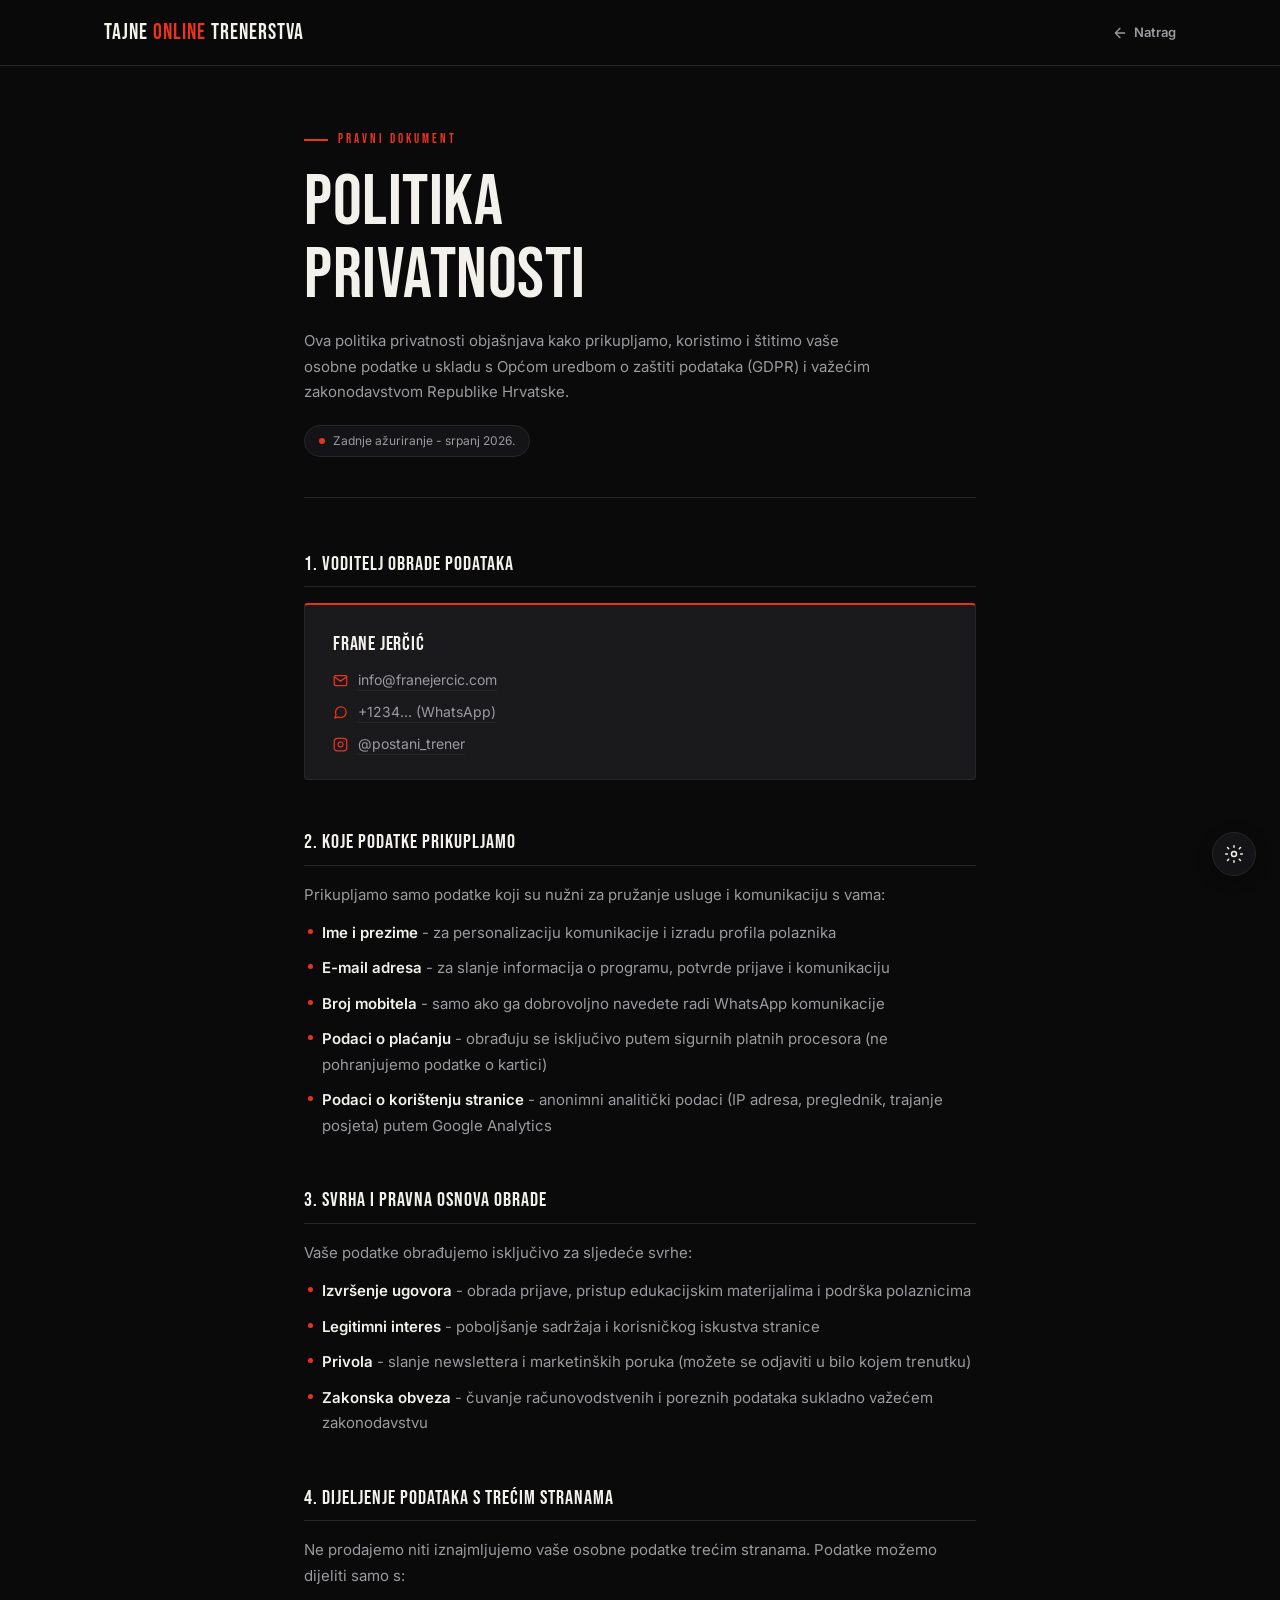
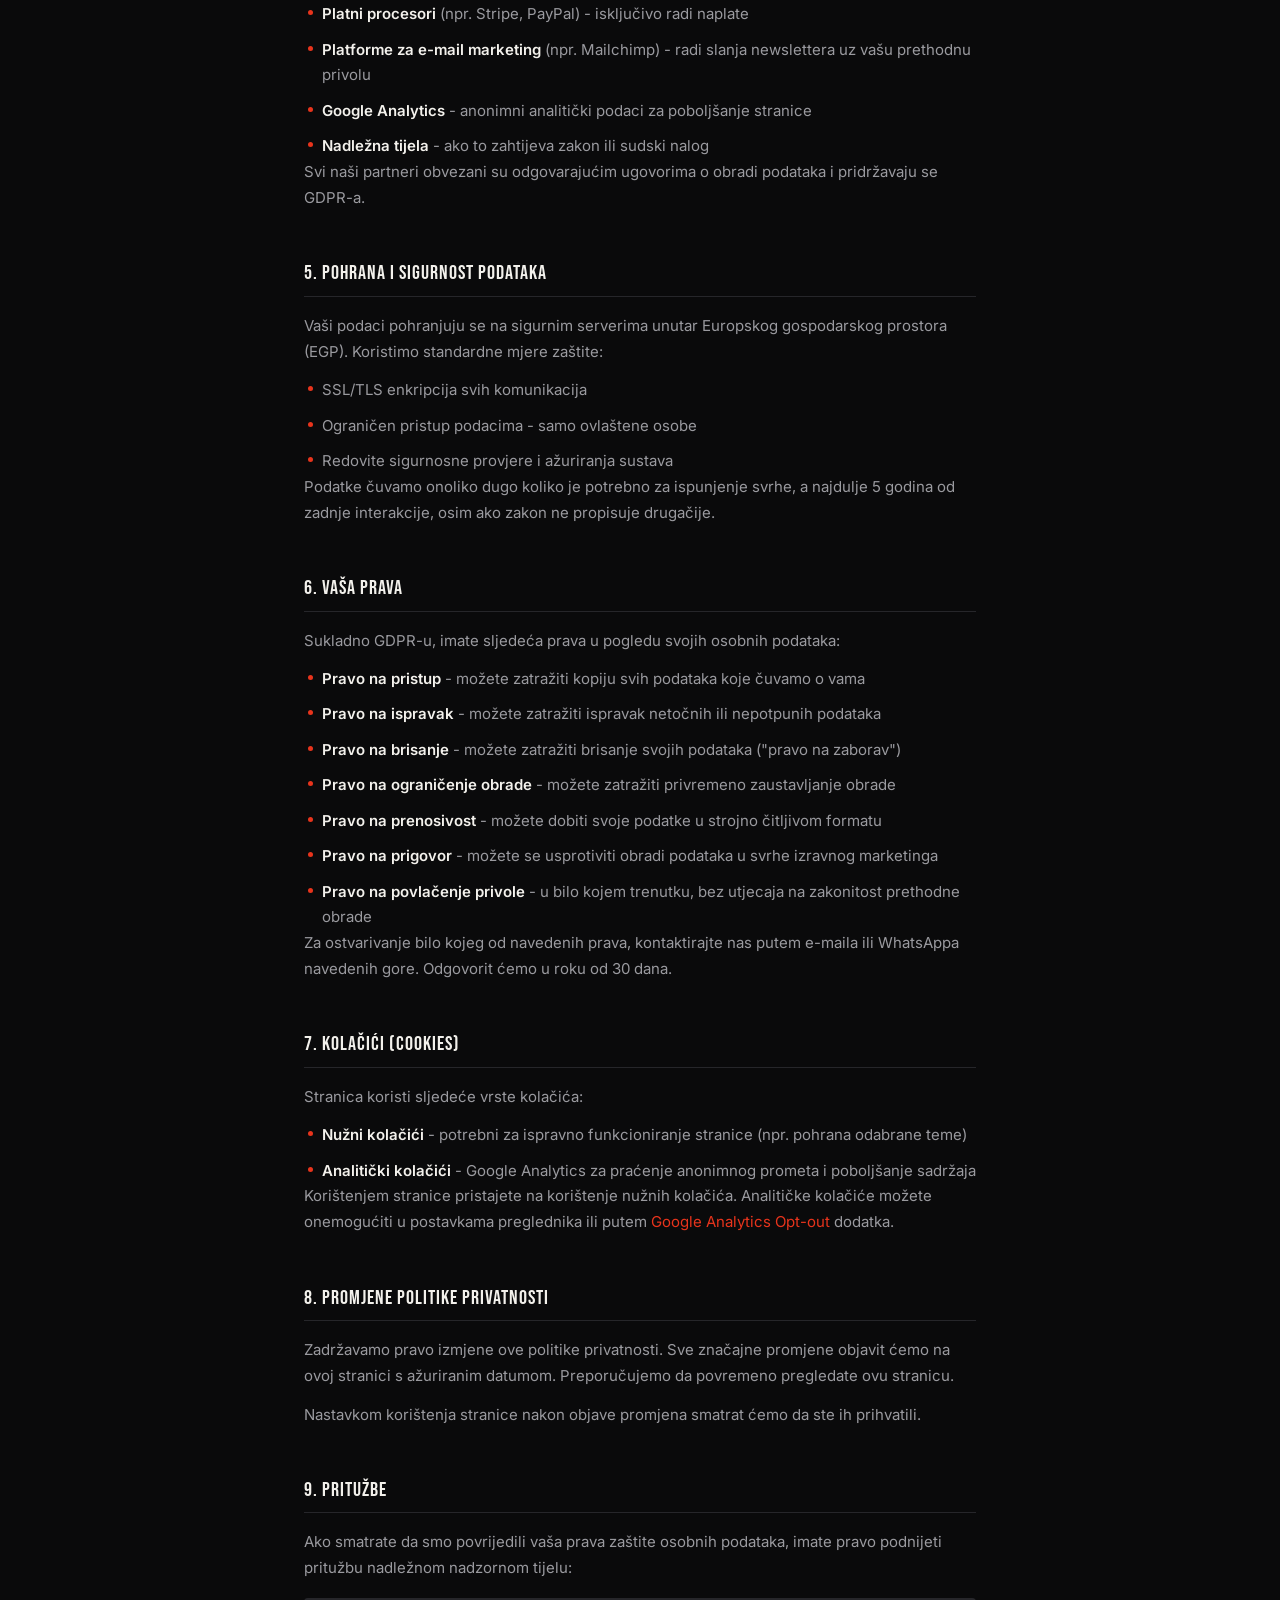
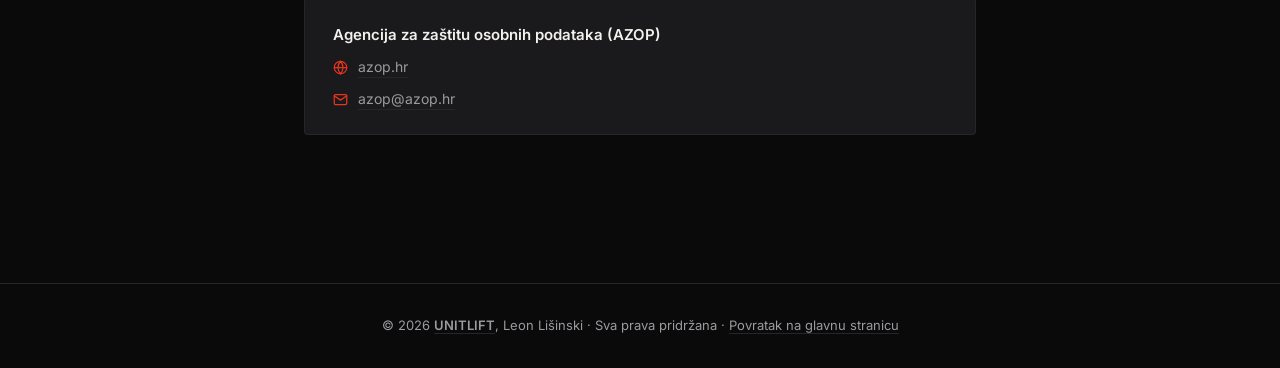
<file: politika-privatnosti.html>
<!DOCTYPE html>
<html lang="hr">
<head>
<meta charset="UTF-8">
<meta name="viewport" content="width=device-width, initial-scale=1.0">
<meta name="theme-color" content="#0a0a0b">
<title>Politika privatnosti — Tajne Online Trenerstva | Frane Jerčić</title>
<!-- Favicon -->
<link rel="icon" type="image/png" id="favicon" href="assets/favicon-light.png">
<meta name="description" content="Politika privatnosti i zaštite osobnih podataka za edukaciju Tajne Online Trenerstva, Frane Jerčić.">
<meta name="robots" content="noindex, follow">
<link rel="canonical" href="https://franejercic.com/politika-privatnosti.html">
<link rel="preconnect" href="https://fonts.googleapis.com">
<link rel="preconnect" href="https://fonts.gstatic.com" crossorigin>
<link href="https://fonts.googleapis.com/css2?family=Bebas+Neue&family=Inter:wght@400;500;600;700&display=swap" rel="stylesheet">
<link rel="stylesheet" href="style.css">
<style>
  /* ─── Privacy page overrides ─── */
  section { padding: 0; border-bottom: none; }

  .pp-wrap {
    max-width: 720px;
    margin: 0 auto;
    padding: 64px 24px 96px;
  }

  /* Hero */
  .pp-hero {
    margin-bottom: 56px;
    padding-bottom: 40px;
    border-bottom: 1px solid var(--line);
  }
  .pp-eyebrow {
    font-family: 'Bebas Neue', sans-serif;
    font-size: 13px;
    letter-spacing: 3px;
    color: var(--red);
    margin-bottom: 16px;
    display: flex;
    align-items: center;
    gap: 10px;
  }
  .pp-eyebrow::before {
    content: '';
    width: 24px;
    height: 2px;
    background: var(--red);
    display: inline-block;
  }
  .pp-hero h1 {
    font-size: clamp(42px, 7vw, 72px);
    margin-bottom: 16px;
    text-transform: uppercase;
  }
  .pp-hero p {
    font-size: 15px;
    color: var(--ink-dim);
    line-height: 1.7;
    max-width: 580px;
  }
  .pp-updated {
    display: inline-flex;
    align-items: center;
    gap: 8px;
    margin-top: 20px;
    font-size: 12px;
    color: var(--ink-dim);
    background: var(--bg-alt);
    border: 1px solid var(--line);
    padding: 6px 14px;
    border-radius: 999px;
  }
  .pp-updated-dot {
    width: 6px;
    height: 6px;
    background: var(--red);
    border-radius: 50%;
    display: inline-block;
    flex-shrink: 0;
  }

  /* Sections */
  .pp-section {
    margin-bottom: 52px;
  }
  .pp-section h2 {
    font-size: 20px;
    letter-spacing: 1px;
    color: var(--ink);
    margin-bottom: 16px;
    padding-bottom: 12px;
    border-bottom: 1px solid var(--line);
    text-transform: uppercase;
  }
  .pp-section p {
    font-size: 15px;
    color: var(--ink-dim);
    line-height: 1.75;
    margin-bottom: 12px;
  }
  .pp-section p:last-child { margin-bottom: 0; }
  .pp-section p a { color: var(--red); text-decoration: none; }
  .pp-section p a:hover { text-decoration: underline; }

  /* List items - natural flow, no columns */
  .pp-section ul {
    list-style: none;
    margin-top: 12px;
    display: flex;
    flex-direction: column;
    gap: 10px;
  }
  .pp-section ul li {
    position: relative;
    padding-left: 18px;
    font-size: 15px;
    color: var(--ink-dim);
    line-height: 1.7;
  }
  .pp-section ul li::before {
    content: '';
    position: absolute;
    left: 4px;
    top: 9px;
    width: 5px;
    height: 5px;
    background: var(--red);
    border-radius: 50%;
    flex-shrink: 0;
  }
  .pp-section ul li strong { color: var(--ink); font-weight: 600; }

  /* Contact card */
  .pp-contact-card {
    background: var(--card);
    border: 1px solid var(--line);
    border-top: 2px solid var(--red);
    border-radius: 4px;
    padding: 24px 28px;
    margin-top: 16px;
    display: flex;
    flex-direction: column;
    gap: 10px;
  }
  .pp-contact-card.neutral { border-top-color: var(--line); }
  .pp-contact-name {
    font-family: 'Bebas Neue', sans-serif;
    font-size: 20px;
    letter-spacing: .8px;
    color: var(--ink);
  }
  .pp-contact-name.small {
    font-family: 'Inter', sans-serif;
    font-size: 15px;
    font-weight: 600;
    letter-spacing: 0;
  }
  .pp-contact-row {
    display: flex;
    align-items: center;
    gap: 10px;
    font-size: 14px;
    color: var(--ink-dim);
  }
  .pp-contact-row svg { color: var(--red); flex-shrink: 0; }
  .pp-contact-row a {
    color: var(--ink-dim);
    text-decoration: none;
    border-bottom: 1px solid var(--line);
    transition: color .2s;
  }
  .pp-contact-row a:hover { color: var(--ink); }

  /* Back link */
  .back-link {
    display: flex;
    align-items: center;
    gap: 6px;
    font-size: 13px;
    font-weight: 600;
    color: var(--ink-dim);
    text-decoration: none;
    transition: color .2s;
  }
  .back-link:hover { color: var(--ink); }

  /* Override h2 global size for this page */
  .pp-section h2 { font-size: 20px; }

  /* Footer */
  .pp-footer {
    padding: 32px 24px;
    border-top: 1px solid var(--line);
    text-align: center;
    font-size: 13px;
    color: var(--ink-dim);
  }
  .pp-footer a {
    color: var(--ink-dim);
    text-decoration: none;
    border-bottom: 1px solid var(--line);
    transition: color .2s;
  }
  .pp-footer a:hover { color: var(--ink); }

  /* Light mode extra */
  [data-theme="light"] .pp-contact-card { background: var(--bg-alt); }

  @media (max-width: 480px) {
    .pp-wrap { padding: 48px 20px 80px; }
    .pp-contact-card { padding: 18px 20px; }
  }
</style>
</head>
<body>

<header>
  <div class="navbar">
    <a href="index.html" class="brand">TAJNE <span>ONLINE</span> TRENERSTVA</a>
    <a href="index.html" class="back-link">
      <svg xmlns="http://www.w3.org/2000/svg" width="16" height="16" viewBox="0 0 24 24" fill="none" stroke="currentColor" stroke-width="2" stroke-linecap="round" stroke-linejoin="round"><path d="M19 12H5M12 19l-7-7 7-7"/></svg>
      Natrag
    </a>
  </div>
</header>

<div class="pp-wrap">

  <div class="pp-hero">
    <div class="pp-eyebrow">Pravni dokument</div>
    <h1>Politika<br>Privatnosti</h1>
    <p>Ova politika privatnosti objašnjava kako prikupljamo, koristimo i štitimo vaše osobne podatke u skladu s Općom uredbom o zaštiti podataka (GDPR) i važećim zakonodavstvom Republike Hrvatske.</p>
    <div class="pp-updated"><span class="pp-updated-dot"></span> Zadnje ažuriranje - srpanj 2026.</div>
  </div>

  <div class="pp-section">
    <h2>1. Voditelj obrade podataka</h2>
    <div class="pp-contact-card">
      <div class="pp-contact-name">Frane Jerčić</div>
      <div class="pp-contact-row">
        <svg xmlns="http://www.w3.org/2000/svg" width="15" height="15" viewBox="0 0 24 24" fill="none" stroke="currentColor" stroke-width="2" stroke-linecap="round" stroke-linejoin="round"><path d="M4 4h16c1.1 0 2 .9 2 2v12c0 1.1-.9 2-2 2H4c-1.1 0-2-.9-2-2V6c0-1.1.9-2 2-2z"/><polyline points="22,6 12,13 2,6"/></svg>
        <a href="mailto:info@franejercic.com">info@franejercic.com</a>
      </div>
      <div class="pp-contact-row">
        <svg xmlns="http://www.w3.org/2000/svg" width="15" height="15" viewBox="0 0 24 24" fill="none" stroke="currentColor" stroke-width="2" stroke-linecap="round" stroke-linejoin="round"><path d="M21 11.5a8.38 8.38 0 0 1-.9 3.8 8.5 8.5 0 0 1-7.6 4.7 8.38 8.38 0 0 1-3.8-.9L3 21l1.9-5.7a8.38 8.38 0 0 1-.9-3.8 8.5 8.5 0 0 1 4.7-7.6 8.38 8.38 0 0 1 3.8-.9h.5a8.48 8.48 0 0 1 8 8v.5z"/></svg>
        <a href="https://wa.me/1234" target="_blank" rel="noopener">+1234... (WhatsApp)</a>
      </div>
      <div class="pp-contact-row">
        <svg xmlns="http://www.w3.org/2000/svg" width="15" height="15" viewBox="0 0 24 24" fill="none" stroke="currentColor" stroke-width="2" stroke-linecap="round" stroke-linejoin="round"><rect x="2" y="2" width="20" height="20" rx="5" ry="5"/><path d="M16 11.37A4 4 0 1 1 12.63 8 4 4 0 0 1 16 11.37z"/><line x1="17.5" y1="6.5" x2="17.51" y2="6.5"/></svg>
        <a href="https://www.instagram.com/postani_trener" target="_blank" rel="noopener">@postani_trener</a>
      </div>
    </div>
  </div>

  <div class="pp-section">
    <h2>2. Koje podatke prikupljamo</h2>
    <p>Prikupljamo samo podatke koji su nužni za pružanje usluge i komunikaciju s vama:</p>
    <ul>
      <li><strong>Ime i prezime</strong> - za personalizaciju komunikacije i izradu profila polaznika</li>
      <li><strong>E-mail adresa</strong> - za slanje informacija o programu, potvrde prijave i komunikaciju</li>
      <li><strong>Broj mobitela</strong> - samo ako ga dobrovoljno navedete radi WhatsApp komunikacije</li>
      <li><strong>Podaci o plaćanju</strong> - obrađuju se isključivo putem sigurnih platnih procesora (ne pohranjujemo podatke o kartici)</li>
      <li><strong>Podaci o korištenju stranice</strong> - anonimni analitički podaci (IP adresa, preglednik, trajanje posjeta) putem Google Analytics</li>
    </ul>
  </div>

  <div class="pp-section">
    <h2>3. Svrha i pravna osnova obrade</h2>
    <p>Vaše podatke obrađujemo isključivo za sljedeće svrhe:</p>
    <ul>
      <li><strong>Izvršenje ugovora</strong> - obrada prijave, pristup edukacijskim materijalima i podrška polaznicima</li>
      <li><strong>Legitimni interes</strong> - poboljšanje sadržaja i korisničkog iskustva stranice</li>
      <li><strong>Privola</strong> - slanje newslettera i marketinških poruka (možete se odjaviti u bilo kojem trenutku)</li>
      <li><strong>Zakonska obveza</strong> - čuvanje računovodstvenih i poreznih podataka sukladno važećem zakonodavstvu</li>
    </ul>
  </div>

  <div class="pp-section">
    <h2>4. Dijeljenje podataka s trećim stranama</h2>
    <p>Ne prodajemo niti iznajmljujemo vaše osobne podatke trećim stranama. Podatke možemo dijeliti samo s:</p>
    <ul>
      <li><strong>Platni procesori</strong> (npr. Stripe, PayPal) - isključivo radi naplate</li>
      <li><strong>Platforme za e-mail marketing</strong> (npr. Mailchimp) - radi slanja newslettera uz vašu prethodnu privolu</li>
      <li><strong>Google Analytics</strong> - anonimni analitički podaci za poboljšanje stranice</li>
      <li><strong>Nadležna tijela</strong> - ako to zahtijeva zakon ili sudski nalog</li>
    </ul>
    <p>Svi naši partneri obvezani su odgovarajućim ugovorima o obradi podataka i pridržavaju se GDPR-a.</p>
  </div>

  <div class="pp-section">
    <h2>5. Pohrana i sigurnost podataka</h2>
    <p>Vaši podaci pohranjuju se na sigurnim serverima unutar Europskog gospodarskog prostora (EGP). Koristimo standardne mjere zaštite:</p>
    <ul>
      <li>SSL/TLS enkripcija svih komunikacija</li>
      <li>Ograničen pristup podacima - samo ovlaštene osobe</li>
      <li>Redovite sigurnosne provjere i ažuriranja sustava</li>
    </ul>
    <p>Podatke čuvamo onoliko dugo koliko je potrebno za ispunjenje svrhe, a najdulje 5 godina od zadnje interakcije, osim ako zakon ne propisuje drugačije.</p>
  </div>

  <div class="pp-section">
    <h2>6. Vaša prava</h2>
    <p>Sukladno GDPR-u, imate sljedeća prava u pogledu svojih osobnih podataka:</p>
    <ul>
      <li><strong>Pravo na pristup</strong> - možete zatražiti kopiju svih podataka koje čuvamo o vama</li>
      <li><strong>Pravo na ispravak</strong> - možete zatražiti ispravak netočnih ili nepotpunih podataka</li>
      <li><strong>Pravo na brisanje</strong> - možete zatražiti brisanje svojih podataka ("pravo na zaborav")</li>
      <li><strong>Pravo na ograničenje obrade</strong> - možete zatražiti privremeno zaustavljanje obrade</li>
      <li><strong>Pravo na prenosivost</strong> - možete dobiti svoje podatke u strojno čitljivom formatu</li>
      <li><strong>Pravo na prigovor</strong> - možete se usprotiviti obradi podataka u svrhe izravnog marketinga</li>
      <li><strong>Pravo na povlačenje privole</strong> - u bilo kojem trenutku, bez utjecaja na zakonitost prethodne obrade</li>
    </ul>
    <p>Za ostvarivanje bilo kojeg od navedenih prava, kontaktirajte nas putem e-maila ili WhatsAppa navedenih gore. Odgovorit ćemo u roku od 30 dana.</p>
  </div>

  <div class="pp-section">
    <h2>7. Kolačići (Cookies)</h2>
    <p>Stranica koristi sljedeće vrste kolačića:</p>
    <ul>
      <li><strong>Nužni kolačići</strong> - potrebni za ispravno funkcioniranje stranice (npr. pohrana odabrane teme)</li>
      <li><strong>Analitički kolačići</strong> - Google Analytics za praćenje anonimnog prometa i poboljšanje sadržaja</li>
    </ul>
    <p>Korištenjem stranice pristajete na korištenje nužnih kolačića. Analitičke kolačiće možete onemogućiti u postavkama preglednika ili putem <a href="https://tools.google.com/dlpage/gaoptout" target="_blank" rel="noopener">Google Analytics Opt-out</a> dodatka.</p>
  </div>

  <div class="pp-section">
    <h2>8. Promjene politike privatnosti</h2>
    <p>Zadržavamo pravo izmjene ove politike privatnosti. Sve značajne promjene objavit ćemo na ovoj stranici s ažuriranim datumom. Preporučujemo da povremeno pregledate ovu stranicu.</p>
    <p>Nastavkom korištenja stranice nakon objave promjena smatrat ćemo da ste ih prihvatili.</p>
  </div>

  <div class="pp-section">
    <h2>9. Pritužbe</h2>
    <p>Ako smatrate da smo povrijedili vaša prava zaštite osobnih podataka, imate pravo podnijeti pritužbu nadležnom nadzornom tijelu:</p>
    <div class="pp-contact-card neutral">
      <div class="pp-contact-name small">Agencija za zaštitu osobnih podataka (AZOP)</div>
      <div class="pp-contact-row">
        <svg xmlns="http://www.w3.org/2000/svg" width="15" height="15" viewBox="0 0 24 24" fill="none" stroke="currentColor" stroke-width="2" stroke-linecap="round" stroke-linejoin="round"><circle cx="12" cy="12" r="10"/><line x1="2" y1="12" x2="22" y2="12"/><path d="M12 2a15.3 15.3 0 0 1 4 10 15.3 15.3 0 0 1-4 10 15.3 15.3 0 0 1-4-10 15.3 15.3 0 0 1 4-10z"/></svg>
        <a href="https://azop.hr" target="_blank" rel="noopener">azop.hr</a>
      </div>
      <div class="pp-contact-row">
        <svg xmlns="http://www.w3.org/2000/svg" width="15" height="15" viewBox="0 0 24 24" fill="none" stroke="currentColor" stroke-width="2" stroke-linecap="round" stroke-linejoin="round"><path d="M4 4h16c1.1 0 2 .9 2 2v12c0 1.1-.9 2-2 2H4c-1.1 0-2-.9-2-2V6c0-1.1.9-2 2-2z"/><polyline points="22,6 12,13 2,6"/></svg>
        <a href="mailto:azop@azop.hr">azop@azop.hr</a>
      </div>
    </div>
  </div>

</div>

<footer class="pp-footer">
  © 2026 <a href="https://www.unitlift.com" target="_blank" rel="noopener" class="footer-brand">UNITLIFT</a>, Leon Lišinski · Sva prava pridržana ·
  <a href="index.html">Povratak na glavnu stranicu</a>
</footer>

<!-- Theme Picker -->
<div class="tp" id="themePicker">
  <button class="tp-btn" id="tpToggle" aria-label="Promjeni temu" aria-expanded="false">
    <svg viewBox="0 0 24 24" width="20" height="20" fill="none" stroke="currentColor" stroke-width="1.8" stroke-linecap="round" stroke-linejoin="round" aria-hidden="true">
      <circle cx="12" cy="12" r="3"/>
      <path d="M12 2v2M12 20v2M4.22 4.22l1.42 1.42M18.36 18.36l1.42 1.42M2 12h2M20 12h2M4.22 19.78l1.42-1.42M18.36 5.64l1.42-1.42"/>
    </svg>
  </button>
  <div class="tp-panel" id="tpPanel" hidden>
    <div class="tp-label">Boja</div>
    <div class="tp-swatches">
      <button class="tp-swatch" data-color="#e8341c" style="background:#e8341c" aria-label="Crvena" title="Crvena"></button>
      <button class="tp-swatch" data-color="#2563eb" style="background:#2563eb" aria-label="Plava" title="Plava"></button>
      <button class="tp-swatch" data-color="#16a34a" style="background:#16a34a" aria-label="Zelena" title="Zelena"></button>
      <button class="tp-swatch" data-color="#d97706" style="background:#d97706" aria-label="Žuta" title="Žuta"></button>
      <button class="tp-swatch" data-color="#9333ea" style="background:#9333ea" aria-label="Ljubičasta" title="Ljubičasta"></button>
      <button class="tp-swatch" data-color="#0891b2" style="background:#0891b2" aria-label="Cyan" title="Cyan"></button>
      <button class="tp-swatch" data-color="#db2777" style="background:#db2777" aria-label="Roza" title="Roza"></button>
    </div>
    <div class="tp-label" style="margin-top:12px;">Pozadina</div>
    <div class="tp-modes">
      <button class="tp-mode" data-mode="dark">
        <svg viewBox="0 0 24 24" width="14" height="14" fill="currentColor" aria-hidden="true"><path d="M21 12.79A9 9 0 1 1 11.21 3 7 7 0 0 0 21 12.79z"/></svg>
        Tamna
      </button>
      <button class="tp-mode" data-mode="light">
        <svg viewBox="0 0 24 24" width="14" height="14" fill="none" stroke="currentColor" stroke-width="2" aria-hidden="true"><circle cx="12" cy="12" r="5"/><path d="M12 2v2M12 20v2M4.22 4.22l1.42 1.42M18.36 18.36l1.42 1.42M2 12h2M20 12h2M4.22 19.78l1.42-1.42M18.36 5.64l1.42-1.42"/></svg>
        Svijetla
      </button>
    </div>
  </div>
</div>

<script src="main.js"></script>
</body>
</html>
</file>
<file: style.css>
/* ═══════════════════════════════════════════════════════════
   TAJNE ONLINE TRENERSTVA — Frane Jerčić
   style.css
═══════════════════════════════════════════════════════════ */

/* ─── VARIJABLE ─── */
:root {
  --bg:         #0a0a0b;
  --bg-alt:     #141416;
  --line:       #26262a;
  --ink:        #f3f1ec;
  --ink-dim:    #9a9a9f;
  --red:        #e8341c;
  --red-dim:    #b5260f;
  --gold:       #e8a23c;
  --card:       #1a1a1d;
  --radius:     2px;
  --accent-rgb: 232,52,28;
}

/* ─── RESET & BASE ─── */
*, *::before, *::after { box-sizing: border-box; margin: 0; padding: 0; }

html {
  scroll-behavior: smooth;
  overflow-x: hidden;
  scroll-padding-top: 72px;
}

body {
  background: var(--bg);
  color: var(--ink);
  font-family: 'Inter', sans-serif;
  line-height: 1.5;
  -webkit-font-smoothing: antialiased;
  overflow-x: hidden;
}

img { max-width: 100%; display: block; }

.wrap { max-width: 1120px; margin: 0 auto; padding: 0 24px; }

h1, h2, h3, .display {
  font-family: 'Bebas Neue', sans-serif;
  letter-spacing: 0.5px;
  line-height: 1.02;
  text-transform: uppercase;
  font-weight: 400;
}

h2 { font-size: clamp(34px, 5vw, 56px); }

.eyebrow {
  display: inline-flex;
  align-items: center;
  gap: 10px;
  font-family: 'Bebas Neue', sans-serif;
  font-size: 14px;
  letter-spacing: 3px;
  color: var(--red);
  margin-bottom: 16px;
}
.eyebrow::before {
  content: "";
  width: 28px;
  height: 2px;
  background: var(--red);
  display: inline-block;
}

.lead { color: var(--ink-dim); font-size: 18px; max-width: 680px; }
.micro { margin-top: 18px; font-size: 13px; color: var(--ink-dim); letter-spacing: .3px; }

section { padding: 96px 0; border-bottom: 1px solid var(--line); position: relative; }

/* ─── BUTTONS ─── */
.btn {
  display: inline-flex;
  align-items: center;
  gap: 10px;
  background: linear-gradient(135deg,
    color-mix(in srgb, var(--red) 82%, #fff 18%),
    var(--red) 55%,
    color-mix(in srgb, var(--red) 78%, #000 22%));
  color: #fff;
  font-family: 'Bebas Neue', sans-serif;
  font-size: 21px;
  letter-spacing: 1.5px;
  padding: 17px 38px;
  border: none;
  border-radius: 8px;
  text-decoration: none;
  text-transform: uppercase;
  cursor: pointer;
  transition: transform .18s ease, box-shadow .25s ease, filter .2s ease;
  box-shadow: 0 1px 0 rgba(255,255,255,.12) inset, 0 14px 30px -10px rgba(var(--accent-rgb),.55);
  -webkit-tap-highlight-color: transparent;
}
.btn:hover {
  transform: translateY(-2px);
  filter: brightness(1.08);
  box-shadow: 0 1px 0 rgba(255,255,255,.18) inset, 0 18px 40px -8px rgba(var(--accent-rgb),.6);
}
.btn:active { transform: translateY(0); filter: brightness(.97); }

.btn-outline {
  background: transparent;
  color: var(--ink);
  border: 1px solid var(--line);
  box-shadow: none;
}
.btn-outline:hover {
  border-color: var(--red);
  color: #fff;
  background: rgba(var(--accent-rgb),.08);
  box-shadow: none;
  filter: none;
}

/* ─── HEADER ─── */
header {
  position: sticky;
  top: 0;
  z-index: 50;
  background: rgba(10,10,11,.92);
  backdrop-filter: blur(10px);
  -webkit-backdrop-filter: blur(10px);
  border-bottom: 1px solid var(--line);
}

.navbar {
  display: flex;
  align-items: center;
  justify-content: space-between;
  padding: 16px 24px;
  max-width: 1120px;
  margin: 0 auto;
  gap: 16px;
}

.brand {
  font-family: 'Bebas Neue', sans-serif;
  font-size: 22px;
  letter-spacing: 1px;
  text-decoration: none;
  color: var(--ink);
  white-space: nowrap;
}
.brand span { color: var(--red); }

.nav-cta { font-size: 15px; padding: 11px 22px; white-space: nowrap; }

.nav-links {
  display: flex;
  align-items: center;
  gap: 28px;
  flex: 1;
  justify-content: center;
}
.nav-links a {
  font-size: 12px;
  font-weight: 700;
  letter-spacing: 1.2px;
  text-transform: uppercase;
  text-decoration: none;
  color: var(--ink-dim);
  transition: color .2s;
}
.nav-links a:hover { color: var(--ink); }

/* ─── HERO ─── */
.hero {
  padding: 90px 0 64px;
  border-bottom: 1px solid var(--line);
  position: relative;
  overflow: visible;
}
.hero::before {
  content: "";
  position: absolute;
  inset: 0;
  z-index: 0;
  background:
    radial-gradient(circle at 85% 10%, rgba(var(--accent-rgb),.18), transparent 45%),
    radial-gradient(circle at 10% 90%, rgba(var(--accent-rgb),.08), transparent 40%);
  pointer-events: none;
}
.hero-grid {
  display: grid;
  grid-template-columns: 1.1fr 1fr;
  gap: 56px;
  align-items: center;
  position: relative;
  z-index: 1;
}

.hero-photo {
  position: relative;
  z-index: 2;
  height: 520px;
  transform: translateY(60px) translateX(12%);
  display: flex;
  flex-direction: column;
  align-items: center;
}
.hero-photo img {
  width: 100%;
  height: 100%;
  object-fit: contain;
  object-position: bottom center;
  filter: drop-shadow(0 20px 40px rgba(0,0,0,.8));
  -webkit-mask-image:
    linear-gradient(to bottom, black 72%, transparent 100%),
    linear-gradient(to right, transparent 0%, black 8%, black 92%, transparent 100%);
  mask-image:
    linear-gradient(to bottom, black 72%, transparent 100%),
    linear-gradient(to right, transparent 0%, black 8%, black 92%, transparent 100%);
  -webkit-mask-composite: destination-in;
  mask-composite: intersect;
}
.hero-photo .tag {
  display: block;
  position: static;
  text-align: center;
  font-family: 'Bebas Neue', sans-serif;
  letter-spacing: 1.5px;
  font-size: 11px;
  color: var(--ink-dim);
  margin-top: 10px;
  opacity: .6;
}

.hero h1 { font-size: clamp(44px, 6vw, 76px); }
.hero h1 .accent { color: var(--red); }
.hero p.lead { margin: 22px 0 30px; font-size: 19px; }
.hero p.lead b { color: rgba(255,255,255,.72); font-weight: 700; }
.hero-ctas { display: flex; gap: 16px; flex-wrap: wrap; }

/* ─── STATS ─── */
.stats {
  background: var(--bg-alt);
  padding: 0;
  border-bottom: 1px solid var(--line);
  overflow: hidden;
  position: relative;
  z-index: 1;
}

.stats-grid {
  display: grid;
  grid-template-columns: repeat(3, 1fr);
  max-width: 1120px;
  margin: 0 auto;
}

.stat {
  padding: 52px 32px;
  text-align: center;
  position: relative;
}

/* Gradient divider između statova */
.stat::before {
  content: '';
  position: absolute;
  left: 0;
  top: 18%;
  bottom: 18%;
  width: 1px;
  background: linear-gradient(to bottom, transparent, var(--line) 35%, var(--line) 65%, transparent);
}
.stat:first-child::before { display: none; }

.stat .num {
  font-family: 'Bebas Neue', sans-serif;
  font-size: clamp(52px, 5.5vw, 80px);
  color: var(--red);
  line-height: 1;
  display: inline-block;
  position: relative;
}

/* Crveni akcent ispod broja */
.stat .num::after {
  content: '';
  display: block;
  width: 28px;
  height: 2px;
  background: var(--red);
  opacity: 0.45;
  margin: 10px auto 0;
}

.stat .label {
  margin-top: 14px;
  font-size: 11px;
  letter-spacing: 2.5px;
  text-transform: uppercase;
  color: var(--ink-dim);
  line-height: 1.4;
}

@keyframes statMarquee {
  from { transform: translateX(0); }
  to   { transform: translateX(-50%); }
}

/* ─── VIDEO ─── */
.video-section { padding: 88px 0; text-align: center; }
.video-wrap {
  max-width: 880px;
  margin: 36px auto 0;
  position: relative;
  border-radius: var(--radius);
  overflow: hidden;
  border: 1px solid var(--line);
  box-shadow: 0 30px 80px rgba(0,0,0,.5);
  aspect-ratio: 16/9;
  background: #000;
}
.video-wrap iframe { width: 100%; height: 100%; border: 0; }

/* Thumbnail façade (kad embed nije dostupan) */
.video-facade {
  display: block;
  text-decoration: none;
  cursor: pointer;
  position: relative;
}
.video-facade img {
  width: 100%;
  height: 100%;
  object-fit: cover;
  display: block;
}
.video-play {
  position: absolute;
  inset: 0;
  display: flex;
  align-items: center;
  justify-content: center;
  background: rgba(0,0,0,.3);
  transition: background .2s ease;
}
.video-facade:hover .video-play { background: rgba(0,0,0,.15); }
.video-facade:hover .video-play svg path:first-child { fill: var(--red-dim); }
.video-play svg { filter: drop-shadow(0 4px 16px rgba(0,0,0,.6)); transition: transform .2s ease; }
.video-facade:hover .video-play svg { transform: scale(1.08); }

/* ─── CHECK LIST ─── */
.check-list { display: grid; gap: 0; max-width: 920px; margin-top: 36px; }
.check-item {
  display: flex;
  gap: 18px;
  align-items: flex-start;
  padding: 24px 0;
  border-top: 1px solid var(--line);
}
.check-item:first-child { border-top: none; }
.check-item:last-child { border-bottom: none; }
.check-item .mark {
  flex: 0 0 30px;
  height: 30px;
  border: 1px solid var(--red);
  color: var(--red);
  display: flex;
  align-items: center;
  justify-content: center;
  font-family: 'Bebas Neue', sans-serif;
  font-size: 16px;
  margin-top: 2px;
}
.check-item p { font-size: 17px; color: var(--ink-dim); }
.check-item p b { color: rgba(255,255,255,.72); }

.pull-quote {
  margin-top: 48px;
  padding: 32px 36px;
  border-left: 3px solid var(--red);
  background: var(--card);
  font-size: 19px;
  font-style: italic;
  color: var(--ink);
  max-width: 920px;
}

/* ─── WHAT YOU GET ─── */
.get-list { margin-top: 48px; }
.get-item {
  display: flex;
  gap: 24px;
  align-items: flex-start;
  padding: 28px 0;
  border-top: 1px solid var(--line);
}
.get-item:first-child { border-top: none; }
.get-item:last-child { border-bottom: none; }
.get-item .ic {
  flex: 0 0 auto;
  width: 34px;
  height: 34px;
  color: var(--red);
  display: flex;
  align-items: center;
  justify-content: center;
  margin-top: 2px;
}
.get-item .ic svg { width: 100%; height: 100%; }
.get-item .txt { display: flex; align-items: baseline; gap: 14px; flex-wrap: wrap; }
.get-item h3 { font-family: 'Bebas Neue'; font-weight: 400; font-size: 22px; letter-spacing: .5px; text-transform: uppercase; }
.get-item p { color: var(--ink-dim); font-size: 15.5px; }

/* ─── WHY THIS COURSE ─── */
.why-grid {
  display: grid;
  grid-template-columns: repeat(3, 1fr);
  gap: 16px;
  margin-top: 48px;
}
.why-card {
  background: var(--card);
  border: 1px solid var(--line);
  border-top: 2px solid var(--red);
  padding: 32px 28px;
  border-radius: 4px;
}
.why-card .wic { width: 32px; height: 32px; color: var(--red); margin-bottom: 18px; }
.why-card .wic svg { width: 100%; height: 100%; }
.why-card h3 { font-family: 'Bebas Neue'; font-size: 28px; margin-top: 12px; }
.why-card p { color: var(--ink-dim); font-size: 15px; margin-top: 10px; line-height: 1.6; }

/* ─── SPLIT (ZAMISLI / GUBIŠ) ─── */
.split {
  display: grid;
  grid-template-columns: 1fr 1fr;
  gap: 1px;
  background: var(--line);
}
/* Padding simulira .wrap centriranje — sadržaj prati ostatak stranice */
.split .pos {
  --pos-bg: #0a0a0b;
  --pos-green: #22c55e;
  --pos-green-mix: #16a34a;
  --pos-ink: #f3f1ec;
  --pos-ink-dim: #9a9a9f;
  --pos-line: #26262a;
  background: linear-gradient(90deg,
    var(--pos-bg) 0%,
    color-mix(in srgb, #111114 86%, var(--pos-green-mix) 14%) 40%,
    color-mix(in srgb, #141417 88%, var(--pos-green-mix) 12%) 100%);
  padding: 64px 48px 64px max(24px, calc((100vw - 1120px) / 2 + 24px));
  display: flex;
  flex-direction: column;
  color: var(--pos-ink);
}
.split .pos .eyebrow { color: var(--pos-green); }
.split .pos .eyebrow::before { background: var(--pos-green); }
.split .pos h3 { color: var(--pos-ink); }
.split .pos li { color: var(--pos-ink-dim); border-top-color: var(--pos-line); }
.split .pos li::before { content: "✓"; color: var(--pos-green); }
.split .neg {
  --neg-bg: #0a0a0b;
  --neg-red: #e8341c;
  --neg-ink: #f3f1ec;
  --neg-ink-dim: #9a9a9f;
  --neg-line: #26262a;
  background: linear-gradient(90deg,
    color-mix(in srgb, var(--neg-bg) 84%, var(--neg-red) 16%) 0%,
    color-mix(in srgb, var(--neg-bg) 88%, var(--neg-red) 12%) 60%,
    var(--neg-bg) 100%);
  padding: 64px max(24px, calc((100vw - 1120px) / 2 + 24px)) 64px 48px;
  display: flex;
  flex-direction: column;
  color: var(--neg-ink);
}
.split .neg .eyebrow { color: var(--neg-red); }
.split .neg .eyebrow::before { background: var(--neg-red); }
.split .neg h3 { color: var(--neg-ink); }
.split .neg li { color: var(--neg-ink-dim); border-top-color: var(--neg-line); }
.split .neg li::before { content: "✗"; color: var(--neg-red); }
.split h3 { font-size: 32px; margin-bottom: 24px; line-height: 1.2; }
.split ul { list-style: none; margin-top: 8px; }
.split li {
  padding: 13px 0 13px 32px;
  border-top: 1px solid var(--line);
  color: var(--ink-dim);
  font-size: 15.5px;
  position: relative;
  line-height: 1.5;
}
.split li::before {
  position: absolute;
  left: 0;
  top: 13px;
  font-weight: 700;
  font-size: 18px;
}
.split li:first-child { border-top: none; }
.split .quote {
  display: block;
  margin-top: auto;
  padding-top: 24px;
  font-style: italic;
  color: var(--ink);
  font-size: 16px;
  line-height: 1.65;
}
.split .pos .quote {
  color: #bbf7d0;
  text-shadow: 0 0 28px rgba(34, 197, 94, 0.4);
}
.split .neg .quote {
  color: color-mix(in srgb, #fff 85%, var(--neg-red) 15%);
  text-shadow: 0 0 28px rgba(232, 52, 28, 0.5);
}

/* ─── MODULES BACKGROUND ICONS ─── */
.modules-bg {
  position: absolute;
  inset: 0;
  pointer-events: none;
  z-index: 0;
  overflow: hidden;
}
.modules-bg svg {
  position: absolute;
  color: var(--ink);
  opacity: 0.05;
  fill: none;
  stroke: currentColor;
}
#moduli > .wrap { position: relative; z-index: 1; }

@media (max-width: 860px) { .modules-bg { display: none; } }

/* ─── MODULES ─── */
.modules-head { text-align: center; margin-bottom: 8px; }
.module {
  display: grid;
  grid-template-columns: 120px 1fr;
  gap: 32px;
  padding: 36px 0;
  border-top: 1px solid var(--line);
  align-items: start;
}
.modules-head + .module { border-top: none; }
.module:last-child { border-bottom: none; }
.module .mnum {
  font-family: 'Bebas Neue';
  font-size: 64px;
  color: var(--bg-alt);
  -webkit-text-stroke: 1px var(--line);
  line-height: 1;
}
.module .mnum.active { -webkit-text-stroke: 1px var(--red); color: transparent; }
.module h3 { font-size: 26px; display: flex; align-items: center; gap: 12px; }
.module h3 .ic { font-family: 'Inter'; font-size: 22px; }
.module p { margin-top: 10px; color: var(--ink-dim); font-size: 16px; max-width: 640px; }

/* ─── TESTIMONIALS SLIDER ─── */
.tmonials { margin-top: 40px; }

.slider-wrapper {
  overflow: hidden;
}

.tmonials-track {
  display: flex;
  gap: 20px;
  overflow-x: auto;
  scroll-snap-type: x mandatory;
  scroll-behavior: smooth;
  -webkit-overflow-scrolling: touch;
  scrollbar-width: none;
  padding-bottom: 2px;
}
.tmonials-track::-webkit-scrollbar { display: none; }

.tcard {
  scroll-snap-align: start;
  flex: 0 0 calc((100% - 40px) / 3);
  border: 1px solid var(--line);
  background: var(--card);
  padding: 26px;
  display: flex;
  flex-direction: column;
}
.tcard .who { display: flex; align-items: center; gap: 12px; margin-bottom: 10px; }
.tcard .avatar {
  width: 46px;
  height: 46px;
  border-radius: 50%;
  background: linear-gradient(135deg,
    color-mix(in srgb, var(--red) 80%, #fff 20%),
    color-mix(in srgb, var(--red) 70%, #000 30%));
  display: flex;
  align-items: center;
  justify-content: center;
  font-family: 'Bebas Neue';
  font-size: 18px;
  color: #fff;
  flex: 0 0 46px;
  overflow: hidden;
}
.tcard .avatar img { width: 100%; height: 100%; object-fit: cover; border-radius: 50%; }
.tcard .name { font-weight: 700; font-size: 15px; }
.tcard .role { font-size: 12px; color: var(--ink-dim); }
.tcard .stars { color: var(--gold); font-size: 12px; letter-spacing: 1px; margin-bottom: 10px; }
.tcard p { font-size: 14.5px; color: var(--ink-dim); line-height: 1.6; flex: 1; }

/* Slider navigation */
.slider-nav {
  display: flex;
  align-items: center;
  justify-content: center;
  gap: 20px;
  margin-top: 28px;
}
.slider-btn {
  width: 48px;
  height: 48px;
  border: 1px solid var(--line);
  background: var(--card);
  color: var(--ink);
  font-size: 18px;
  border-radius: 50%;
  cursor: pointer;
  display: flex;
  align-items: center;
  justify-content: center;
  transition: border-color .18s ease, background .18s ease, color .18s ease;
  -webkit-tap-highlight-color: transparent;
  line-height: 1;
}
.slider-btn:hover:not(:disabled) {
  border-color: var(--red);
  background: rgba(var(--accent-rgb),.1);
  color: var(--red);
}
.slider-btn:disabled { opacity: 0.25; cursor: default; }
.slider-counter {
  font-family: 'Bebas Neue', sans-serif;
  font-size: 16px;
  letter-spacing: 2px;
  color: var(--ink-dim);
  min-width: 80px;
  text-align: center;
}

/* ─── ABOUT ─── */
.about-grid { display: grid; grid-template-columns: 0.8fr 1.2fr; gap: 56px; align-items: center; }
.about-photo {
  position: relative;
  border: 1px solid var(--line);
  aspect-ratio: 1/1;
  overflow: hidden;
  background: #0a0a0b;
}
.about-photo::after {
  content: '';
  position: absolute;
  inset: 0;
  z-index: 1;
  pointer-events: none;
  background:
    radial-gradient(ellipse 88% 78% at 44% 36%, transparent 54%, rgba(10, 10, 11, 0.34) 100%),
    linear-gradient(to bottom, rgba(10, 10, 11, 0.12) 0%, transparent 32%, transparent 68%, rgba(10, 10, 11, 0.22) 100%);
}
.about-photo img {
  width: 100%;
  height: 100%;
  object-fit: cover;
  object-position: 44% 14%;
  transform: scale(1.12);
  transform-origin: 44% 22%;
  filter: contrast(1.08) saturate(0.9) brightness(0.93);
}
.about-grid p { font-size: 15.5px; color: var(--ink-dim); margin-bottom: 18px; }
.about-grid p b { color: rgba(255,255,255,.72); font-weight: 600; }
.credlist { display: flex; gap: 12px; margin-top: 28px; flex-wrap: wrap; }
.cred {
  display: flex;
  align-items: center;
  gap: 10px;
  background: rgba(255,255,255,.04);
  border: 1px solid var(--line);
  border-top: 2px solid var(--red);
  padding: 12px 16px;
  border-radius: 4px;
  font-family: 'Bebas Neue';
  font-size: 14px;
  letter-spacing: .8px;
  color: var(--ink);
}
.cred-icon { color: var(--red); flex-shrink: 0; }

/* ─── CTA BLOCK ─── */
.cta-block { text-align: center; background: linear-gradient(180deg, color-mix(in srgb, #0a0a0b 82%, var(--red) 18%), #0a0a0b); }
.cta-block h2 { font-size: clamp(36px, 5.5vw, 60px); }
.cta-block .lead { margin: 18px auto 0; max-width: 780px; text-align: center; color: var(--ink-dim); font-size: 18px; line-height: 1.7; }
.price-block { margin: 36px auto 0; max-width: 600px; text-align: center; }
.price-features {
  display: flex;
  justify-content: center;
  align-items: center;
  gap: 28px;
  flex-wrap: nowrap;
  margin-bottom: 40px;
}
.price-features span {
  display: flex;
  align-items: center;
  gap: 7px;
  font-size: 14px;
  font-weight: 600;
  color: var(--ink);
  white-space: nowrap;
}
.price-features span::before {
  content: "✓";
  color: var(--red);
  font-size: 16px;
  font-weight: 700;
}
.price-hero {
  position: relative;
  display: inline-block;
  padding: 36px 56px 28px;
  margin-bottom: 32px;
}
.price-hero::before {
  content: "";
  position: absolute;
  inset: 0;
  background:
    radial-gradient(ellipse 70% 60% at 50% 50%, rgba(var(--accent-rgb),.18) 0%, transparent 70%);
  border-radius: 20px;
  pointer-events: none;
}
.price-main {
  font-family: 'Bebas Neue', sans-serif;
  font-size: 96px;
  line-height: 1;
  color: #fff;
  letter-spacing: 2px;
  text-shadow: 0 0 60px rgba(var(--accent-rgb),.35);
  position: relative;
}
.price-sub-unit {
  font-family: 'Inter', sans-serif;
  font-size: 16px;
  font-weight: 500;
  color: var(--ink-dim);
  letter-spacing: 0;
  vertical-align: middle;
}
.price-row {
  display: flex;
  align-items: center;
  justify-content: center;
  gap: 14px;
  margin-top: 14px;
  position: relative;
}
.price-was {
  font-size: 15px;
  color: var(--ink-dim);
  text-decoration: line-through;
  opacity: .55;
}
.price-save-badge {
  display: inline-flex;
  align-items: center;
  gap: 5px;
  background: var(--red);
  color: #fff;
  font-size: 12px;
  font-weight: 700;
  letter-spacing: .8px;
  text-transform: uppercase;
  padding: 4px 12px;
  border-radius: 20px;
  box-shadow: 0 0 16px rgba(var(--accent-rgb),.5);
}
.price-cta { font-size: 20px !important; padding: 20px 52px !important; }


/* ─── FAQ ─── */
.faq-list { margin-top: 30px; max-width: 920px; }
.faq-item { border-top: 1px solid var(--line); }
.faq-item:first-child { border-top: none; }
.faq-item:last-child { border-bottom: none; }
.faq-q {
  width: 100%;
  text-align: left;
  background: none;
  border: none;
  color: var(--ink);
  font-family: 'Inter', sans-serif;
  font-size: 18px;
  font-weight: 700;
  padding: 24px 0;
  cursor: pointer;
  display: flex;
  justify-content: space-between;
  align-items: center;
  gap: 20px;
  -webkit-tap-highlight-color: transparent;
}
.faq-q .plus {
  font-family: 'Bebas Neue';
  font-size: 28px;
  color: var(--red);
  transition: transform .2s ease;
  flex: 0 0 auto;
  line-height: 1;
}
.faq-item.open .plus { transform: rotate(45deg); }
.faq-a { max-height: 0; overflow: hidden; transition: max-height .3s ease; }
.faq-a p { padding-bottom: 24px; color: var(--ink-dim); font-size: 15.5px; max-width: 760px; line-height: 1.7; }

/* ─── FOOTER ─── */
.footer-cta {
  text-align: center;
  padding: 80px 0 40px;
  position: relative;
  background:
    radial-gradient(ellipse 80% 55% at 50% 0%, rgba(var(--accent-rgb),.18) 0%, transparent 100%),
    radial-gradient(ellipse 50% 40% at 50% 100%, rgba(var(--accent-rgb),.08) 0%, transparent 100%);
}
footer {
  padding: 48px 0 32px;
  color: var(--ink-dim);
  font-size: 13px;
  border-top: 1px solid var(--line);
}
.footer-inner {
  max-width: 860px;
  margin: 0 auto;
  padding: 0 24px;
  display: flex;
  flex-direction: column;
  align-items: center;
  gap: 24px;
  text-align: center;
}
.brand-foot {
  font-family: 'Bebas Neue', sans-serif;
  font-size: 22px;
  letter-spacing: 1px;
  color: var(--ink);
  margin-bottom: 4px;
}
.brand-foot span { color: var(--red); }
.footer-tagline { font-size: 13px; color: var(--ink-dim); }
.footer-socials {
  display: flex;
  align-items: center;
  gap: 20px;
  flex-wrap: wrap;
  justify-content: center;
}
.footer-social-link {
  display: flex;
  align-items: center;
  gap: 8px;
  text-decoration: none;
  color: var(--ink-dim);
  font-size: 13px;
  font-weight: 500;
  padding: 8px 16px;
  border: 1px solid var(--line);
  border-radius: 999px;
  transition: color .2s, border-color .2s;
}
.footer-social-link:hover { color: var(--red); border-color: rgba(var(--accent-rgb),.4); }
.footer-copy {
  display: flex;
  align-items: center;
  gap: 20px;
  flex-wrap: wrap;
  justify-content: center;
  font-size: 12px;
  color: var(--ink-dim);
  opacity: .7;
}
.footer-privacy {
  color: inherit;
  text-decoration: none;
  border-bottom: 1px solid var(--line);
  transition: color .2s;
}
.footer-privacy:hover { color: var(--ink); }
.footer-brand {
  font-weight: 600;
  color: inherit;
  text-decoration: none;
  border-bottom: 1px solid var(--line);
  transition: color .2s;
}
.footer-brand:hover { color: var(--ink); }

/* ─── STICKY CTA ─── */
.sticky-cta {
  position: fixed;
  bottom: 0; left: 0; right: 0;
  z-index: 60;
  background: rgba(10,10,11,.96);
  backdrop-filter: blur(10px);
  -webkit-backdrop-filter: blur(10px);
  border-top: 1px solid var(--line);
  padding: 12px 20px;
  display: none;
  align-items: center;
  justify-content: center;
  gap: 16px;
  -webkit-tap-highlight-color: transparent;
}
.sticky-cta.show { display: flex; }
.sticky-cta span { font-size: 14px; color: var(--ink-dim); }

/* ═══════════════════════════════════════════════════════════
   RESPONSIVE — Tablet (≤ 860px)
═══════════════════════════════════════════════════════════ */
@media (max-width: 860px) {
  section { padding: 64px 0; }

  .hero-grid { grid-template-columns: 1fr; gap: 36px; }
  .hero-photo { aspect-ratio: 3/2; max-height: 360px; }

  .about-grid { grid-template-columns: 1fr; gap: 20px; }
  .about-photo { aspect-ratio: 4/3; }
  .about-photo img {
    object-position: 46% top;
    transform: scale(1.14);
    transform-origin: 46% 20%;
  }

  .split { grid-template-columns: 1fr; gap: 1px; }
  .split .pos {
    background: linear-gradient(180deg,
      color-mix(in srgb, #111114 86%, #16a34a 14%) 0%,
      #0a0a0b 100%);
    padding: 44px 32px;
  }
  .split .neg {
    background: linear-gradient(180deg,
      color-mix(in srgb, #0a0a0b 84%, #e8341c 16%) 0%,
      #0a0a0b 100%);
    padding: 44px 32px;
  }

  .tcard { flex: 0 0 calc((100% - 20px) / 2); }

  .why-grid { grid-template-columns: 1fr; gap: 12px; }

  .module { grid-template-columns: auto 1fr; gap: 20px; }
  .module .mnum { font-size: 44px; }
}

/* ═══════════════════════════════════════════════════════════
   RESPONSIVE — Mobile (≤ 540px)
═══════════════════════════════════════════════════════════ */
@media (max-width: 540px) {
  .wrap { padding: 0 16px; }
  section { padding: 52px 0; }

  .navbar { padding: 12px 16px; }
  .nav-links { display: none; }
  .brand { font-size: 17px; }
  .nav-cta { font-size: 13px; padding: 9px 16px; }

  .hero { padding: 64px 0 72px; }
  .hero-grid { gap: 28px; }
  .hero .eyebrow { font-size: 10.5px; letter-spacing: 3px; margin-bottom: 14px; }
  .hero h1 { font-size: clamp(36px, 10.5vw, 54px); line-height: 1.05; }
  .hero p.lead { font-size: 15.5px; margin: 14px 0 0; line-height: 1.6; }
  .hero p.lead + p.lead { display: none; }
  .hero-ctas { gap: 10px; margin-top: 24px; }
  .hero-ctas .btn { flex: 1; text-align: center; justify-content: center; }
  .micro { font-size: 11px; margin-top: 18px; line-height: 1.8; }
  .hero-photo { display: none; }
  .btn { font-size: 17px; padding: 14px 22px; }

  /* Mobile stats — infinite marquee */
  .stats-grid {
    display: flex;
    width: max-content;
    will-change: transform;
    animation: statMarquee 9s linear infinite;
  }
  .stats-grid:hover { animation-play-state: paused; }
  .stat {
    flex: 0 0 auto;
    display: flex;
    align-items: center;
    gap: 10px;
    border: none;
    padding: 20px 28px;
    scroll-snap-align: unset;
    text-align: left;
  }
  .stat::before { display: block; top: 15%; bottom: 15%; }
  .stat:first-child::before { display: block; }
  .stat .num {
    font-size: 32px;
    line-height: 1;
    flex-shrink: 0;
  }
  .stat .num::after { display: none; }
  .stat .label {
    font-size: 10px;
    letter-spacing: 2px;
    margin-top: 0;
    line-height: 1.3;
  }

  .video-wrap { margin-top: 24px; }

  .check-item { gap: 14px; }
  .check-item p { font-size: 15.5px; }
  .pull-quote { display: none; }

  .modules-head { margin-bottom: 28px; }

  .why-lead { display: none; }
  .why-grid { grid-template-columns: 1fr; gap: 12px; margin-top: 28px; }

  section:has(.split) { border-top: none; border-bottom: none; }
  section:has(.why-grid) { border-bottom: none; }
  .split .pos {
    padding: 40px 16px 36px;
    background: linear-gradient(180deg,
      #0a0a0b 0%,
      color-mix(in srgb, #111114 86%, #16a34a 14%) 12%,
      color-mix(in srgb, #111114 86%, #16a34a 14%) 100%);
  }
  .split .neg {
    padding: 36px 16px 40px;
    background: linear-gradient(180deg,
      color-mix(in srgb, #0a0a0b 84%, #e8341c 16%) 0%,
      color-mix(in srgb, #0a0a0b 84%, #e8341c 16%) 88%,
      #0a0a0b 100%);
  }
  .split h3 { font-size: 22px; }
  .split li { font-size: 14px; }
  .split .quote { display: block; margin-top: 24px; padding-top: 0; font-size: 15px; }

  .module { grid-template-columns: 1fr; gap: 6px; padding: 24px 0; }
  .module .mnum { font-size: 28px; display: inline-block; }
  .module h3 { font-size: 20px; margin-top: 4px; }
  .module p { font-size: 14.5px; }

  .tcard { flex: 0 0 100%; }

  .about-grid p { font-size: 15.5px; }
  .credlist { flex-direction: row; flex-wrap: wrap; gap: 8px; }
  .cred { font-size: 12px; padding: 10px 12px; gap: 8px; }

  .faq-q { font-size: 15.5px; padding: 20px 0; }

  .cta-block { padding: 56px 0; }
  .cta-block h2 { font-size: clamp(28px, 8vw, 42px); margin-bottom: 28px; }
  .cta-block .lead { display: none; }
  .price-features { gap: 16px; margin-bottom: 24px; flex-wrap: wrap; }
  .price-features span { font-size: 12px; gap: 5px; }
  .price-main { font-size: 68px; }
  .price-hero { padding: 24px 24px 20px; }
  .price-cta { font-size: 16px !important; padding: 16px 24px !important; width: 100%; max-width: 340px; display: block; margin: 0 auto; }
  .price-card { flex-direction: column; border-radius: 12px; }
  .price-card-right { border-left: none; border-top: 1px solid rgba(var(--accent-rgb),.2); width: 100%; }
  .price-card-left, .price-card-right { padding: 20px 24px; }
  .price-strike { font-size: 32px; }
  .price-current { font-size: 52px; }
  .price-cta { font-size: 18px !important; padding: 16px 28px !important; width: 100%; max-width: 320px; display: block; margin: 0 auto; }
  .cta-block .micro { font-size: 12px; margin-top: 14px; }

  .footer-cta { padding: 52px 0 32px; }

  .sticky-cta { padding: 10px 16px; gap: 10px; }
  .sticky-cta > span { display: none; }
}

/* ─── LIGHT MODE ─── */
[data-theme="light"] {
  --bg:      #ffffff;
  --bg-alt:  #f4f3f1;
  --card:    #ffffff;
  --line:    rgba(0,0,0,.1);
  --ink:     #111110;
  --ink-dim: rgba(17,17,16,.62);
}

/* Base */
[data-theme="light"] body { background: var(--bg); color: var(--ink); }

/* Header */
[data-theme="light"] header {
  background: rgba(255,255,255,.95);
  border-bottom: 1px solid var(--line);
  box-shadow: 0 1px 8px rgba(0,0,0,.06);
}
[data-theme="light"] .nav-links a { color: var(--ink); }
[data-theme="light"] .nav-links a:hover { color: var(--red); }
[data-theme="light"] .footer-social-link { background: var(--bg-alt); }
[data-theme="light"] .cred { background: var(--bg-alt); }
[data-theme="light"] .nav-cta {
  background: linear-gradient(135deg,
    color-mix(in srgb, var(--red) 82%, #fff 18%),
    var(--red) 55%,
    color-mix(in srgb, var(--red) 78%, #000 22%));
  color: #fff;
  box-shadow: 0 4px 14px rgba(var(--accent-rgb),.3);
}

/* Hero */
[data-theme="light"] .hero::before {
  background:
    radial-gradient(circle at 80% 15%, rgba(var(--accent-rgb),.12), transparent 45%),
    radial-gradient(circle at 15% 85%, rgba(var(--accent-rgb),.06), transparent 40%);
}
[data-theme="light"] .hero h1 { color: var(--ink); }
[data-theme="light"] .hero .tag { background: rgba(var(--accent-rgb),.1); color: var(--red); }
[data-theme="light"] .hero p.lead { color: rgba(17,17,16,.7); }

/* Stats */
[data-theme="light"] .stats { background: var(--bg-alt); border-color: var(--line); }
[data-theme="light"] .stat .num { color: var(--ink); }
[data-theme="light"] .stat .label { color: var(--ink-dim); }
[data-theme="light"] .stat::before { background: var(--line); }

/* Why cards */
[data-theme="light"] .why-card {
  background: #fff;
  border-color: var(--line);
  box-shadow: 0 2px 12px rgba(0,0,0,.06);
}
[data-theme="light"] .why-card h3 { color: var(--ink); }

/* Split section – pos/neg keep fixed green/red themes */

/* Testimonials */
[data-theme="light"] .tcard {
  background: #fff;
  border-color: var(--line);
  box-shadow: 0 2px 12px rgba(0,0,0,.06);
}
[data-theme="light"] .tcard .name { color: var(--ink); }
[data-theme="light"] .tcard p { color: var(--ink-dim); }

/* Sections */
[data-theme="light"] .section-alt { background: var(--bg-alt); }

/* Check items */
[data-theme="light"] .check-item { color: var(--ink); border-color: rgba(0,0,0,.1); }
[data-theme="light"] .check-item .mark {
  background: rgba(var(--accent-rgb),.1);
  border-color: var(--red);
  color: var(--red);
}
[data-theme="light"] .check-item p { color: rgba(17,17,16,.72); }
[data-theme="light"] .hero p.lead b { color: var(--ink); }
[data-theme="light"] .check-item p b { color: var(--ink); }
[data-theme="light"] .about-grid p b { color: var(--ink); }

/* Pull quote */
[data-theme="light"] .pull-quote {
  background: var(--bg-alt);
  border-left-color: var(--red);
  color: var(--ink);
}

/* About */
[data-theme="light"] .about-photo { background: var(--bg-alt); }
[data-theme="light"] .about-grid p { color: rgba(17,17,16,.72); }

/* Get list icons */
[data-theme="light"] .get-item p { color: rgba(17,17,16,.72); }

/* General section lead text */
[data-theme="light"] .lead { color: rgba(17,17,16,.65); }

/* FAQ */
[data-theme="light"] .faq-item { border-color: var(--line); }
[data-theme="light"] .faq-q { color: var(--ink); }
[data-theme="light"] .faq-q .plus { color: var(--ink-dim); }
[data-theme="light"] .faq-a { color: var(--ink-dim); }

/* Modules – border uses var(--line), adapts automatically */

/* CTA / Pricing */
[data-theme="light"] .cta-block {
  background:
    radial-gradient(ellipse 100% 65% at 50% 0%, rgba(var(--accent-rgb),.18) 0%, transparent 65%),
    radial-gradient(ellipse 60% 40% at 50% 100%, rgba(var(--accent-rgb),.07) 0%, transparent 100%),
    linear-gradient(180deg, #f2f1ef 0%, var(--bg) 100%);
}
[data-theme="light"] .cta-block h2 { color: var(--ink); }
[data-theme="light"] .cta-block .lead { color: var(--ink-dim); }
[data-theme="light"] .price-hero::before {
  background: radial-gradient(ellipse 70% 60% at 50% 50%, rgba(var(--accent-rgb),.14) 0%, transparent 70%);
}
[data-theme="light"] .price-main { color: var(--ink); text-shadow: none; }
[data-theme="light"] .price-main .price-unit { color: var(--ink-dim); }
[data-theme="light"] .price-main .price-sub { color: var(--ink-dim); }
[data-theme="light"] .price-sub-unit { color: var(--ink-dim); }

/* Sticky CTA */
[data-theme="light"] .sticky-cta {
  background: rgba(255,255,255,.97);
  border-top: 1px solid var(--line);
  box-shadow: 0 -2px 12px rgba(0,0,0,.07);
}
[data-theme="light"] .sticky-cta .btn {
  background: linear-gradient(135deg,
    color-mix(in srgb, var(--red) 82%, #fff 18%),
    var(--red) 55%,
    color-mix(in srgb, var(--red) 78%, #000 22%));
}

/* Footer */
[data-theme="light"] footer { background: var(--bg-alt); color: var(--ink-dim); }
[data-theme="light"] footer a { color: var(--ink-dim); }

/* Mobile split overrides in light mode – pos/neg stay fixed green/red */

/* ─── THEME PICKER WIDGET ─── */
.tp {
  position: fixed;
  bottom: 24px;
  right: 24px;
  z-index: 200;
  display: flex;
  flex-direction: column;
  align-items: flex-end;
  gap: 8px;
}
.tp-btn {
  width: 44px;
  height: 44px;
  border-radius: 50%;
  background: var(--bg-alt);
  border: 1px solid var(--line);
  color: var(--ink);
  cursor: pointer;
  display: flex;
  align-items: center;
  justify-content: center;
  box-shadow: 0 4px 16px rgba(0,0,0,.3);
  transition: transform .2s, box-shadow .2s;
}
.tp-btn:hover { transform: scale(1.08); box-shadow: 0 6px 20px rgba(0,0,0,.4); }
.tp-panel {
  background: var(--bg-alt);
  border: 1px solid var(--line);
  border-radius: 14px;
  padding: 16px;
  box-shadow: 0 8px 32px rgba(0,0,0,.35);
  width: 196px;
  animation: tpIn .18s ease;
}
@keyframes tpIn {
  from { opacity: 0; transform: translateY(8px) scale(.97); }
  to   { opacity: 1; transform: translateY(0) scale(1); }
}
.tp-label {
  font-size: 10px;
  letter-spacing: 1.2px;
  text-transform: uppercase;
  color: var(--ink-dim);
  margin-bottom: 10px;
}
.tp-swatches {
  display: flex;
  gap: 8px;
  flex-wrap: wrap;
}
.tp-swatch {
  width: 26px;
  height: 26px;
  border-radius: 50%;
  border: 2px solid transparent;
  cursor: pointer;
  transition: transform .15s, border-color .15s;
}
.tp-swatch:hover { transform: scale(1.15); }
.tp-swatch.active { border-color: #fff; box-shadow: 0 0 0 1px rgba(0,0,0,.3); }
[data-theme="light"] .tp-swatch.active { border-color: #000; }
.tp-modes {
  display: flex;
  gap: 8px;
}
.tp-mode {
  flex: 1;
  display: flex;
  align-items: center;
  justify-content: center;
  gap: 6px;
  padding: 7px 10px;
  border-radius: 8px;
  font-size: 12px;
  font-weight: 600;
  cursor: pointer;
  border: 1px solid var(--line);
  background: transparent;
  color: var(--ink-dim);
  transition: background .15s, color .15s, border-color .15s;
}
.tp-mode:hover, .tp-mode.active {
  background: var(--red);
  border-color: var(--red);
  color: #fff;
}
</file>
